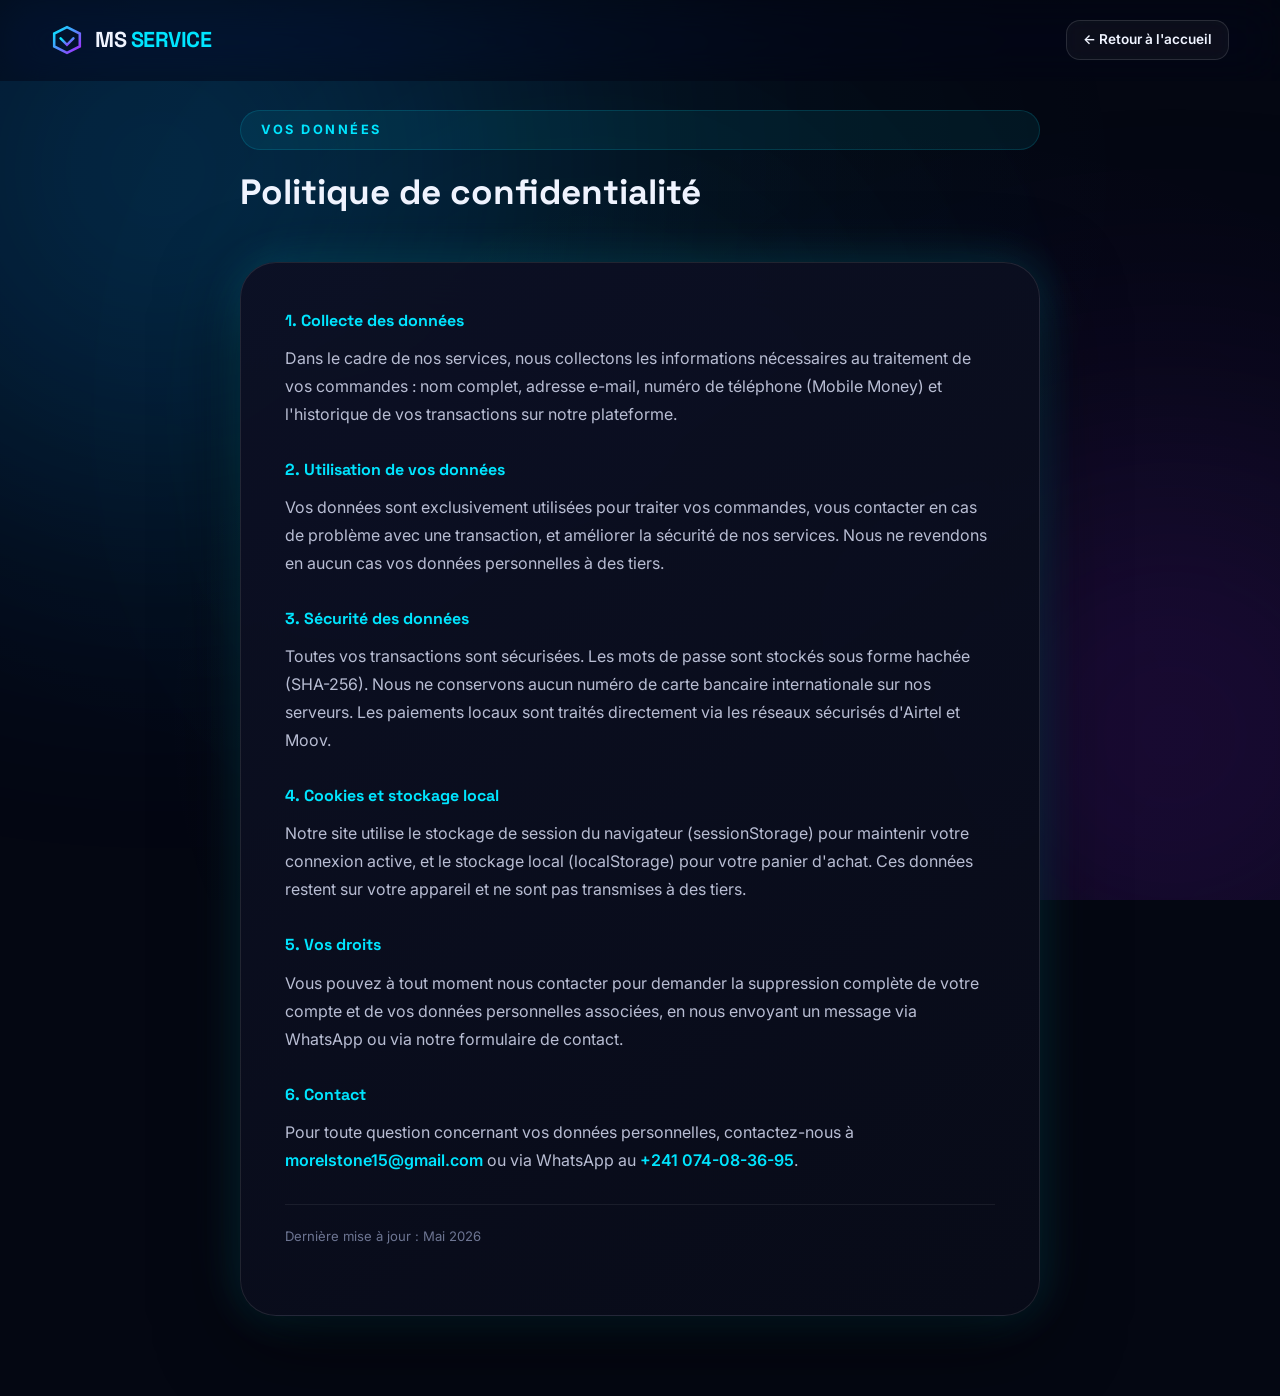
<file: privacy.html>
<!DOCTYPE html>
<html lang="fr">
<head>
    <meta charset="UTF-8">
    <meta name="viewport" content="width=device-width, initial-scale=1.0">
    <title>Politique de confidentialité – MS SERVICE</title>
    <link rel="preconnect" href="https://fonts.googleapis.com">
    <link rel="preconnect" href="https://fonts.gstatic.com" crossorigin>
    <link href="https://fonts.googleapis.com/css2?family=Inter:wght@300;400;500;600;700&family=Space+Grotesk:wght@400;500;600;700&display=swap" rel="stylesheet">
    <link rel="stylesheet" href="style.css">
</head>
<body>
    <div class="bg-glow-container">
        <div class="bg-glow glow-1"></div>
        <div class="bg-glow glow-2"></div>
        <div class="bg-glow glow-3"></div>
    </div>

    <header class="navbar">
        <div class="container navbar-container">
            <a href="index.html" class="logo">
                <span class="logo-icon" style="width:32px;height:32px;">
                    <svg viewBox="0 0 100 100" fill="none" xmlns="http://www.w3.org/2000/svg">
                        <polygon points="50,10 90,30 90,70 50,90 10,70 10,30" stroke="url(#lg3)" stroke-width="8" fill="none"/>
                        <path d="M30 45 L50 65 L70 45" stroke="url(#lg3)" stroke-width="8" stroke-linecap="round" fill="none"/>
                        <defs><linearGradient id="lg3" x1="0%" y1="0%" x2="100%" y2="100%"><stop offset="0%" stop-color="#00f0ff"/><stop offset="100%" stop-color="#ab20fd"/></linearGradient></defs>
                    </svg>
                </span>
                <span class="logo-text">MS <span class="accent-text">SERVICE</span></span>
            </a>
            <a href="index.html" class="btn btn-secondary" style="padding:7px 16px; font-size:0.85rem;">← Retour à l'accueil</a>
        </div>
    </header>

    <div class="container" style="max-width:800px; padding-top:110px; padding-bottom:80px; position:relative; z-index:10;">
        <span class="section-tagline" style="margin-bottom:12px; display:block;">Vos données</span>
        <h1 style="font-family:var(--font-title); font-size:2.2rem; margin-bottom:40px;">Politique de confidentialité</h1>

        <div class="auth-card" style="text-align:left; max-width:100%;">

            <div style="margin-bottom:28px;">
                <h3 style="color:var(--primary); font-family:var(--font-title); margin-bottom:10px; font-size:1rem;">1. Collecte des données</h3>
                <p style="color:var(--text-soft); line-height:1.75;">Dans le cadre de nos services, nous collectons les informations nécessaires au traitement de vos commandes : nom complet, adresse e-mail, numéro de téléphone (Mobile Money) et l'historique de vos transactions sur notre plateforme.</p>
            </div>

            <div style="margin-bottom:28px;">
                <h3 style="color:var(--primary); font-family:var(--font-title); margin-bottom:10px; font-size:1rem;">2. Utilisation de vos données</h3>
                <p style="color:var(--text-soft); line-height:1.75;">Vos données sont exclusivement utilisées pour traiter vos commandes, vous contacter en cas de problème avec une transaction, et améliorer la sécurité de nos services. Nous ne revendons en aucun cas vos données personnelles à des tiers.</p>
            </div>

            <div style="margin-bottom:28px;">
                <h3 style="color:var(--primary); font-family:var(--font-title); margin-bottom:10px; font-size:1rem;">3. Sécurité des données</h3>
                <p style="color:var(--text-soft); line-height:1.75;">Toutes vos transactions sont sécurisées. Les mots de passe sont stockés sous forme hachée (SHA-256). Nous ne conservons aucun numéro de carte bancaire internationale sur nos serveurs. Les paiements locaux sont traités directement via les réseaux sécurisés d'Airtel et Moov.</p>
            </div>

            <div style="margin-bottom:28px;">
                <h3 style="color:var(--primary); font-family:var(--font-title); margin-bottom:10px; font-size:1rem;">4. Cookies et stockage local</h3>
                <p style="color:var(--text-soft); line-height:1.75;">Notre site utilise le stockage de session du navigateur (sessionStorage) pour maintenir votre connexion active, et le stockage local (localStorage) pour votre panier d'achat. Ces données restent sur votre appareil et ne sont pas transmises à des tiers.</p>
            </div>

            <div style="margin-bottom:28px;">
                <h3 style="color:var(--primary); font-family:var(--font-title); margin-bottom:10px; font-size:1rem;">5. Vos droits</h3>
                <p style="color:var(--text-soft); line-height:1.75;">Vous pouvez à tout moment nous contacter pour demander la suppression complète de votre compte et de vos données personnelles associées, en nous envoyant un message via WhatsApp ou via notre formulaire de contact.</p>
            </div>

            <div style="margin-bottom:28px;">
                <h3 style="color:var(--primary); font-family:var(--font-title); margin-bottom:10px; font-size:1rem;">6. Contact</h3>
                <p style="color:var(--text-soft); line-height:1.75;">Pour toute question concernant vos données personnelles, contactez-nous à <a href="mailto:morelstone15@gmail.com" style="color:var(--primary);">morelstone15@gmail.com</a> ou via WhatsApp au <a href="https://wa.me/241074083695" style="color:var(--primary);">+241 074-08-36-95</a>.</p>
            </div>

            <p style="font-size:0.82rem; color:var(--text-muted); margin-top:30px; padding-top:20px; border-top:1px solid var(--border);">Dernière mise à jour : Mai 2026</p>
        </div>
    </div>
</body>
</html>
</file>
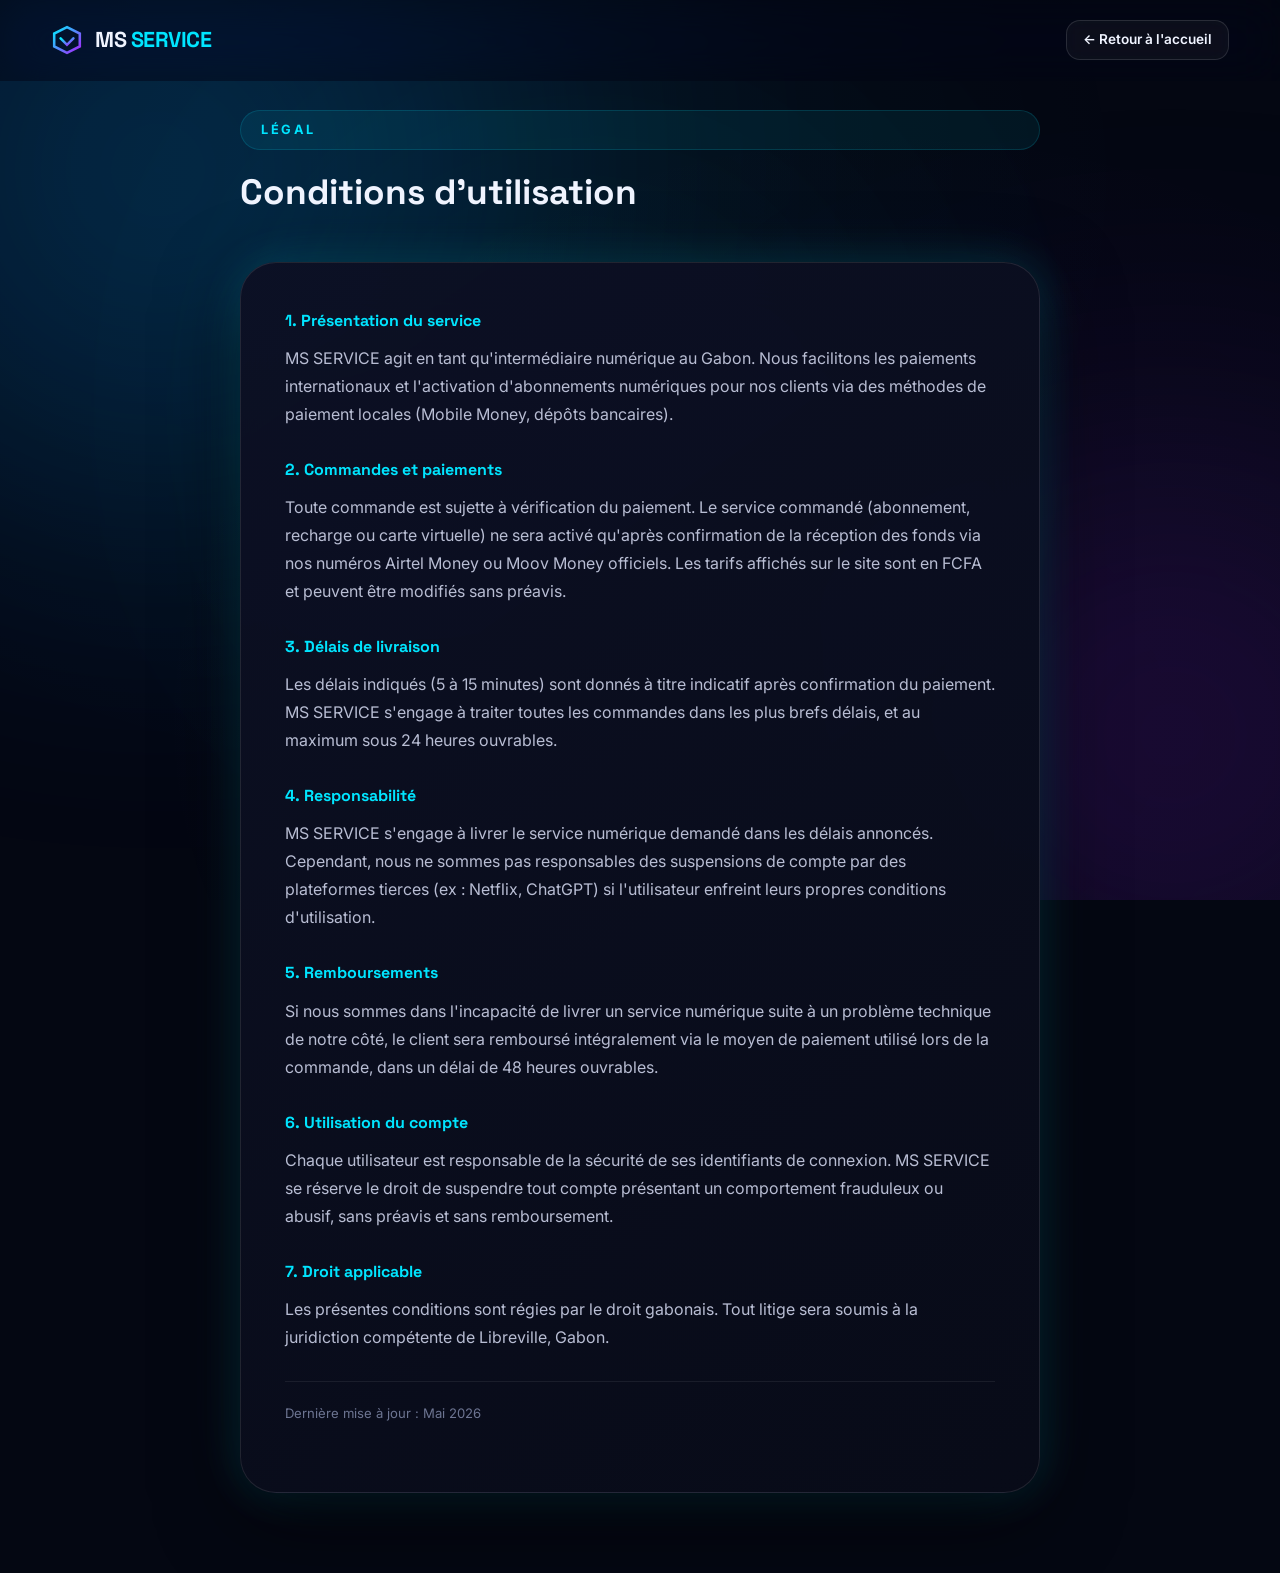
<file: terms.html>
<!DOCTYPE html>
<html lang="fr">
<head>
    <meta charset="UTF-8">
    <meta name="viewport" content="width=device-width, initial-scale=1.0">
    <title>Conditions d'utilisation – MS SERVICE</title>
    <link rel="preconnect" href="https://fonts.googleapis.com">
    <link rel="preconnect" href="https://fonts.gstatic.com" crossorigin>
    <link href="https://fonts.googleapis.com/css2?family=Inter:wght@300;400;500;600;700&family=Space+Grotesk:wght@400;500;600;700&display=swap" rel="stylesheet">
    <link rel="stylesheet" href="style.css">
</head>
<body>
    <div class="bg-glow-container">
        <div class="bg-glow glow-1"></div>
        <div class="bg-glow glow-2"></div>
        <div class="bg-glow glow-3"></div>
    </div>

    <header class="navbar">
        <div class="container navbar-container">
            <a href="index.html" class="logo">
                <span class="logo-icon" style="width:32px;height:32px;">
                    <svg viewBox="0 0 100 100" fill="none" xmlns="http://www.w3.org/2000/svg">
                        <polygon points="50,10 90,30 90,70 50,90 10,70 10,30" stroke="url(#lg4)" stroke-width="8" fill="none"/>
                        <path d="M30 45 L50 65 L70 45" stroke="url(#lg4)" stroke-width="8" stroke-linecap="round" fill="none"/>
                        <defs><linearGradient id="lg4" x1="0%" y1="0%" x2="100%" y2="100%"><stop offset="0%" stop-color="#00f0ff"/><stop offset="100%" stop-color="#ab20fd"/></linearGradient></defs>
                    </svg>
                </span>
                <span class="logo-text">MS <span class="accent-text">SERVICE</span></span>
            </a>
            <a href="index.html" class="btn btn-secondary" style="padding:7px 16px; font-size:0.85rem;">← Retour à l'accueil</a>
        </div>
    </header>

    <div class="container" style="max-width:800px; padding-top:110px; padding-bottom:80px; position:relative; z-index:10;">
        <span class="section-tagline" style="margin-bottom:12px; display:block;">Légal</span>
        <h1 style="font-family:var(--font-title); font-size:2.2rem; margin-bottom:40px;">Conditions d'utilisation</h1>

        <div class="auth-card" style="text-align:left; max-width:100%;">

            <div style="margin-bottom:28px;">
                <h3 style="color:var(--primary); font-family:var(--font-title); margin-bottom:10px; font-size:1rem;">1. Présentation du service</h3>
                <p style="color:var(--text-soft); line-height:1.75;">MS SERVICE agit en tant qu'intermédiaire numérique au Gabon. Nous facilitons les paiements internationaux et l'activation d'abonnements numériques pour nos clients via des méthodes de paiement locales (Mobile Money, dépôts bancaires).</p>
            </div>

            <div style="margin-bottom:28px;">
                <h3 style="color:var(--primary); font-family:var(--font-title); margin-bottom:10px; font-size:1rem;">2. Commandes et paiements</h3>
                <p style="color:var(--text-soft); line-height:1.75;">Toute commande est sujette à vérification du paiement. Le service commandé (abonnement, recharge ou carte virtuelle) ne sera activé qu'après confirmation de la réception des fonds via nos numéros Airtel Money ou Moov Money officiels. Les tarifs affichés sur le site sont en FCFA et peuvent être modifiés sans préavis.</p>
            </div>

            <div style="margin-bottom:28px;">
                <h3 style="color:var(--primary); font-family:var(--font-title); margin-bottom:10px; font-size:1rem;">3. Délais de livraison</h3>
                <p style="color:var(--text-soft); line-height:1.75;">Les délais indiqués (5 à 15 minutes) sont donnés à titre indicatif après confirmation du paiement. MS SERVICE s'engage à traiter toutes les commandes dans les plus brefs délais, et au maximum sous 24 heures ouvrables.</p>
            </div>

            <div style="margin-bottom:28px;">
                <h3 style="color:var(--primary); font-family:var(--font-title); margin-bottom:10px; font-size:1rem;">4. Responsabilité</h3>
                <p style="color:var(--text-soft); line-height:1.75;">MS SERVICE s'engage à livrer le service numérique demandé dans les délais annoncés. Cependant, nous ne sommes pas responsables des suspensions de compte par des plateformes tierces (ex : Netflix, ChatGPT) si l'utilisateur enfreint leurs propres conditions d'utilisation.</p>
            </div>

            <div style="margin-bottom:28px;">
                <h3 style="color:var(--primary); font-family:var(--font-title); margin-bottom:10px; font-size:1rem;">5. Remboursements</h3>
                <p style="color:var(--text-soft); line-height:1.75;">Si nous sommes dans l'incapacité de livrer un service numérique suite à un problème technique de notre côté, le client sera remboursé intégralement via le moyen de paiement utilisé lors de la commande, dans un délai de 48 heures ouvrables.</p>
            </div>

            <div style="margin-bottom:28px;">
                <h3 style="color:var(--primary); font-family:var(--font-title); margin-bottom:10px; font-size:1rem;">6. Utilisation du compte</h3>
                <p style="color:var(--text-soft); line-height:1.75;">Chaque utilisateur est responsable de la sécurité de ses identifiants de connexion. MS SERVICE se réserve le droit de suspendre tout compte présentant un comportement frauduleux ou abusif, sans préavis et sans remboursement.</p>
            </div>

            <div style="margin-bottom:28px;">
                <h3 style="color:var(--primary); font-family:var(--font-title); margin-bottom:10px; font-size:1rem;">7. Droit applicable</h3>
                <p style="color:var(--text-soft); line-height:1.75;">Les présentes conditions sont régies par le droit gabonais. Tout litige sera soumis à la juridiction compétente de Libreville, Gabon.</p>
            </div>

            <p style="font-size:0.82rem; color:var(--text-muted); margin-top:30px; padding-top:20px; border-top:1px solid var(--border);">Dernière mise à jour : Mai 2026</p>
        </div>
    </div>
</body>
</html>
</file>
<file: style.css>
/* ============================================================================
   MS SERVICE — COMPLETE PROFESSIONAL CSS
   ============================================================================ */

/* =========================
   CSS CUSTOM PROPERTIES
   ========================= */
:root {
    --bg-main: #040712;
    --bg-secondary: #080d1e;
    --bg-card: rgba(12, 16, 36, 0.80);
    --primary: #00e5ff;
    --primary-glow: rgba(0, 229, 255, 0.40);
    --primary-deep: rgba(0, 229, 255, 0.08);
    --secondary: #9d4edd;
    --secondary-glow: rgba(157, 78, 221, 0.40);
    --accent: #ff6b6b;
    --success: #00ffb3;
    --warning: #ffb800;
    --danger: #ff4757;
    --text-main: #f0f4ff;
    --text-soft: #b8bdd3;
    --text-muted: #6d7592;
    --border: rgba(255, 255, 255, 0.07);
    --border-hover: rgba(0, 229, 255, 0.35);
    --border-glass: rgba(255, 255, 255, 0.10);
    --radius-sm: 14px;
    --radius-md: 20px;
    --radius-lg: 28px;
    --radius-xl: 36px;
    --transition: all .4s cubic-bezier(.16, 1, .3, 1);
    --transition-fast: all .2s cubic-bezier(.16, 1, .3, 1);
    --font-title: 'Space Grotesk', sans-serif;
    --font-body: 'Inter', sans-serif;
    --shadow-card: 0 12px 40px rgba(0, 0, 0, 0.5), 0 2px 8px rgba(0,0,0,0.2);
    --shadow-glow: 0 0 40px rgba(0, 229, 255, 0.18), 0 0 80px rgba(0, 229, 255, 0.06);
    --shadow-purple: 0 0 40px rgba(157, 78, 221, 0.18);
    --glass: rgba(12, 16, 36, 0.70);
    --glass-border: 1px solid rgba(255,255,255,0.09);
}

/* =========================
   RESET & BASE
   ========================= */
*,
*::before,
*::after {
    margin: 0;
    padding: 0;
    box-sizing: border-box;
}

html {
    scroll-behavior: smooth;
    overflow-x: hidden;
}

body {
    font-family: var(--font-body);
    background: var(--bg-main);
    color: var(--text-main);
    overflow-x: hidden;
    line-height: 1.7;
    -webkit-font-smoothing: antialiased;
    -moz-osx-font-smoothing: grayscale;
}

img {
    max-width: 100%;
    display: block;
}

a {
    text-decoration: none;
    color: inherit;
}

ul {
    list-style: none;
}

.container {
    width: min(1200px, 92%);
    margin: auto;
}

.section {
    padding: 100px 0;
}

.text-center {
    text-align: center;
}

.font-space {
    font-family: var(--font-title);
}

.text-glow {
    text-shadow: 0 0 12px var(--primary-glow);
}

/* =========================
   CUSTOM CURSOR (desktop)
   ========================= */
.custom-cursor {
    width: 40px;
    height: 40px;
    border: 2px solid rgba(0, 229, 255, 0.4);
    border-radius: 50%;
    position: fixed;
    pointer-events: none;
    z-index: 10000;
    transition: transform 0.15s ease, opacity 0.15s;
    transform: translate(-50%, -50%);
    opacity: 0;
}

.custom-cursor-dot {
    width: 6px;
    height: 6px;
    background: var(--primary);
    border-radius: 50%;
    position: fixed;
    pointer-events: none;
    z-index: 10001;
    transform: translate(-50%, -50%);
    opacity: 0;
}

body:hover .custom-cursor,
body:hover .custom-cursor-dot {
    opacity: 1;
}

/* =========================
   PRELOADER
   ========================= */
.preloader {
    position: fixed;
    inset: 0;
    background: var(--bg-main);
    z-index: 9999;
    display: flex;
    justify-content: center;
    align-items: center;
    transition: opacity 0.6s ease, visibility 0.6s ease;
}

.preloader.fade-out {
    opacity: 0;
    visibility: hidden;
    pointer-events: none;
}

.loader-content {
    text-align: center;
    display: flex;
    flex-direction: column;
    align-items: center;
    gap: 24px;
}

.logo-spinner {
    position: relative;
    width: 100px;
    height: 100px;
    display: flex;
    align-items: center;
    justify-content: center;
}

.spinner-ring {
    position: absolute;
    border-radius: 50%;
    border: 3px solid transparent;
}

.spinner-ring.ring-1 {
    inset: 0;
    border-top-color: var(--primary);
    border-right-color: var(--primary);
    animation: spinCW 1.2s linear infinite;
}

.spinner-ring.ring-2 {
    inset: 10px;
    border-bottom-color: var(--secondary);
    border-left-color: var(--secondary);
    animation: spinCCW 1.5s linear infinite;
}

.loader-text {
    font-size: 1.6rem;
    font-weight: 700;
    color: var(--primary);
    font-family: var(--font-title);
    position: relative;
    z-index: 2;
}

.loader-progress-bar {
    width: 180px;
    height: 4px;
    background: rgba(255, 255, 255, 0.08);
    border-radius: 10px;
    overflow: hidden;
}

.loader-progress {
    width: 0%;
    height: 100%;
    background: linear-gradient(90deg, var(--primary), var(--secondary));
    border-radius: 10px;
    animation: loadProgress 1.5s ease-out forwards;
}

.loader-status {
    font-size: 0.85rem;
    color: var(--text-muted);
    letter-spacing: 1px;
    text-transform: uppercase;
}

@keyframes spinCW {
    to { transform: rotate(360deg); }
}

@keyframes spinCCW {
    to { transform: rotate(-360deg); }
}

@keyframes loadProgress {
    0% { width: 0%; }
    50% { width: 60%; }
    100% { width: 100%; }
}

/* =========================
   BACKGROUND GLOW
   ========================= */
.bg-glow-container {
    position: fixed;
    inset: 0;
    z-index: -2;
    overflow: hidden;
    pointer-events: none;
}

.bg-glow {
    position: absolute;
    border-radius: 50%;
    filter: blur(160px);
    opacity: 0.22;
}

.glow-1 {
    width: 700px;
    height: 700px;
    background: radial-gradient(circle, var(--primary) 0%, #006fff 60%, transparent 100%);
    top: -20%;
    left: -15%;
    animation: glowFloat1 14s ease-in-out infinite;
}

.glow-2 {
    width: 600px;
    height: 600px;
    background: radial-gradient(circle, var(--secondary) 0%, #5f00ba 60%, transparent 100%);
    bottom: -15%;
    right: -15%;
    animation: glowFloat2 18s ease-in-out infinite;
}

.glow-3 {
    width: 500px;
    height: 500px;
    background: radial-gradient(circle, #00ffb3 0%, #00e5ff 60%, transparent 100%);
    top: 45%;
    left: 45%;
    transform: translate(-50%, -50%);
    opacity: 0.07;
    animation: glowFloat3 22s ease-in-out infinite;
}

/* Aurora effect overlay */
.bg-glow-container::after {
    content: '';
    position: absolute;
    inset: 0;
    background: radial-gradient(ellipse at 30% 20%, rgba(0,229,255,0.04) 0%, transparent 60%),
                radial-gradient(ellipse at 70% 80%, rgba(157,78,221,0.04) 0%, transparent 60%);
    pointer-events: none;
}

@keyframes glowFloat1 {
    0%, 100% { transform: translate(0, 0) scale(1); }
    33% { transform: translate(50px, 40px) scale(1.05); }
    66% { transform: translate(20px, -20px) scale(0.95); }
}

@keyframes glowFloat2 {
    0%, 100% { transform: translate(0, 0) scale(1); }
    33% { transform: translate(-40px, -50px) scale(1.08); }
    66% { transform: translate(-10px, 30px) scale(0.92); }
}

@keyframes glowFloat3 {
    0%, 100% { transform: translate(-50%, -50%) scale(1); }
    50% { transform: translate(-50%, -50%) scale(1.3); }
}

/* Particles canvas */
#particles {
    position: fixed;
    inset: 0;
    z-index: -1;
    pointer-events: none;
}

/* =========================
   NAVBAR
   ========================= */
.navbar {
    position: fixed;
    top: 0;
    width: 100%;
    z-index: 1000;
    backdrop-filter: blur(24px) saturate(180%);
    -webkit-backdrop-filter: blur(24px) saturate(180%);
    background: rgba(4, 7, 18, 0.55);
    border-bottom: 1px solid transparent;
    transition: var(--transition);
}

.navbar.scrolled {
    background: rgba(4, 7, 18, 0.88);
    border-bottom-color: rgba(0, 229, 255, 0.08);
    box-shadow: 0 4px 30px rgba(0, 0, 0, 0.4), 0 1px 0 rgba(0, 229, 255, 0.06);
}

.navbar-container {
    display: flex;
    justify-content: space-between;
    align-items: center;
    height: 80px;
}

.logo {
    display: flex;
    align-items: center;
    gap: 12px;
    z-index: 1001;
}

.logo-icon {
    width: 42px;
    height: 42px;
    display: flex;
    align-items: center;
    justify-content: center;
}

.logo-icon svg {
    width: 100%;
    height: 100%;
}

.logo-text {
    font-family: var(--font-title);
    font-size: 1.35rem;
    font-weight: 700;
    letter-spacing: -0.5px;
}

.accent-text {
    color: var(--primary);
}

.nav-list {
    display: flex;
    gap: 32px;
}

.nav-link {
    color: var(--text-soft);
    font-size: 0.92rem;
    font-weight: 500;
    transition: var(--transition);
    position: relative;
    padding: 4px 0;
}

.nav-link::after {
    content: '';
    position: absolute;
    bottom: -2px;
    left: 0;
    width: 0;
    height: 2px;
    background: linear-gradient(90deg, var(--primary), var(--secondary));
    border-radius: 2px;
    transition: width 0.3s ease;
}

.nav-link:hover,
.nav-link.active {
    color: var(--primary);
}

.nav-link:hover::after,
.nav-link.active::after {
    width: 100%;
}

/* Navbar actions */
.navbar-actions {
    display: flex;
    align-items: center;
    gap: 16px;
}

.btn-nav {
    font-size: 0.88rem;
    padding: 10px 22px;
}

.btn-outline {
    border: 1px solid var(--border-hover);
    color: var(--primary);
    border-radius: var(--radius-sm);
    background: transparent;
}

.btn-outline:hover {
    background: rgba(0, 229, 255, 0.08);
    transform: translateY(-2px);
}

/* Mobile toggle */
.mobile-toggle {
    display: none;
    flex-direction: column;
    gap: 6px;
    cursor: pointer;
    background: none;
    border: none;
    padding: 4px;
    z-index: 1001;
}

.hamburger-bar {
    width: 26px;
    height: 2.5px;
    background: var(--text-main);
    border-radius: 10px;
    transition: var(--transition);
    transform-origin: center;
}

.mobile-toggle.open .hamburger-bar:nth-child(1) {
    transform: rotate(45deg) translate(6px, 6px);
}

.mobile-toggle.open .hamburger-bar:nth-child(2) {
    opacity: 0;
    transform: scaleX(0);
}

.mobile-toggle.open .hamburger-bar:nth-child(3) {
    transform: rotate(-45deg) translate(6px, -6px);
}

/* =========================
   BUTTONS
   ========================= */
.btn {
    padding: 14px 28px;
    border-radius: var(--radius-sm);
    transition: var(--transition);
    font-weight: 600;
    font-size: 0.95rem;
    display: inline-flex;
    align-items: center;
    justify-content: center;
    gap: 10px;
    cursor: pointer;
    border: none;
    font-family: var(--font-body);
    position: relative;
    overflow: hidden;
}

.btn-primary {
    background: linear-gradient(135deg, var(--primary) 0%, #00b4e6 50%, var(--secondary) 100%);
    background-size: 200% auto;
    color: #020a10;
    font-weight: 800;
    position: relative;
    transition: var(--transition);
}

.btn-primary::after {
    content: '';
    position: absolute;
    top: 0;
    left: -100%;
    width: 60%;
    height: 100%;
    background: linear-gradient(90deg, transparent, rgba(255,255,255,0.25), transparent);
    transform: skewX(-20deg);
    transition: left 0.6s ease;
}

.btn-primary:hover {
    transform: translateY(-3px) scale(1.02);
    box-shadow: 0 12px 35px rgba(0, 229, 255, 0.35), 0 4px 15px rgba(0,0,0,0.3);
    background-position: right center;
}

.btn-primary:hover::after {
    left: 150%;
}

.btn-secondary {
    border: 1px solid rgba(255,255,255,0.12);
    color: var(--text-main);
    background: rgba(255, 255, 255, 0.04);
    backdrop-filter: blur(10px);
}

.btn-secondary:hover {
    background: rgba(255, 255, 255, 0.09);
    border-color: rgba(255, 255, 255, 0.20);
    transform: translateY(-3px);
    box-shadow: 0 8px 25px rgba(0,0,0,0.25);
}

.btn-glow::before {
    content: '';
    position: absolute;
    inset: -2px;
    background: linear-gradient(135deg, var(--primary), var(--secondary));
    border-radius: inherit;
    z-index: -1;
    filter: blur(16px);
    opacity: 0.45;
    transition: opacity 0.3s, filter 0.3s;
}

.btn-glow:hover::before {
    opacity: 0.85;
    filter: blur(22px);
}

.btn-card {
    width: 100%;
    margin-top: 16px;
    padding: 13px 20px;
    background: linear-gradient(135deg, var(--primary), var(--secondary));
    color: #020a10;
    font-weight: 800;
    font-size: 0.88rem;
    letter-spacing: 0.3px;
}

.btn-card:hover {
    transform: translateY(-2px);
    box-shadow: 0 8px 25px rgba(0, 229, 255, 0.35);
}

.btn-table {
    padding: 8px 18px;
    font-size: 0.82rem;
    border-radius: 10px;
    background: rgba(0, 229, 255, 0.1);
    border: 1px solid rgba(0, 229, 255, 0.25);
    color: var(--primary);
    font-weight: 600;
    width: 100%;
    max-width: 150px;
    display: inline-flex;
    justify-content: center;
    align-items: center;
    text-align: center;
    margin: 0 auto;
}

.btn-table:hover {
    background: rgba(0, 229, 255, 0.2);
    transform: translateY(-1px);
}

.btn-table.btn-primary {
    background: linear-gradient(135deg, var(--primary), var(--secondary));
    color: #000;
    border: none;
}

.btn-block {
    width: 100%;
}

/* =========================
   SECTION HEADERS
   ========================= */
.section-header {
    margin-bottom: 60px;
}

.section-tagline {
    display: inline-block;
    font-size: 0.82rem;
    font-weight: 600;
    text-transform: uppercase;
    letter-spacing: 2.5px;
    color: var(--primary);
    background: rgba(0, 229, 255, 0.08);
    padding: 8px 20px;
    border-radius: 50px;
    border: 1px solid rgba(0, 229, 255, 0.15);
    margin-bottom: 18px;
}

.section-title {
    font-family: var(--font-title);
    font-size: 2.8rem;
    font-weight: 700;
    line-height: 1.15;
    margin-bottom: 16px;
    letter-spacing: -0.5px;
}

.section-subtitle {
    color: var(--text-soft);
    font-size: 1.05rem;
    max-width: 620px;
    margin: 0 auto;
    line-height: 1.7;
}

/* =========================
   HERO SECTION
   ========================= */
.hero-section {
    min-height: 100vh;
    display: flex;
    align-items: center;
    padding-top: 120px;
    padding-bottom: 60px;
}

.hero-container {
    display: grid;
    grid-template-columns: 1fr 1fr;
    gap: 60px;
    align-items: center;
}

.hero-badge {
    display: inline-flex;
    align-items: center;
    gap: 10px;
    background: rgba(0, 229, 255, 0.06);
    border: 1px solid rgba(0, 229, 255, 0.15);
    padding: 8px 18px;
    border-radius: 50px;
    margin-bottom: 24px;
    font-size: 0.85rem;
    color: var(--text-soft);
}

.badge-icon {
    font-size: 1.1rem;
}

.badge-text {
    font-weight: 500;
}

.hero-title {
    font-family: var(--font-title);
    font-size: 4.2rem;
    line-height: 1.06;
    font-weight: 800;
    margin-bottom: 24px;
    letter-spacing: -1.5px;
}

.gradient-text {
    background: linear-gradient(135deg, var(--primary) 0%, #7b5fff 50%, var(--secondary) 100%);
    -webkit-background-clip: text;
    -webkit-text-fill-color: transparent;
    background-clip: text;
    background-size: 200% auto;
    animation: gradientShift 4s ease infinite;
}

@keyframes gradientShift {
    0% { background-position: 0% center; }
    50% { background-position: 100% center; }
    100% { background-position: 0% center; }
}

.hero-subtitle {
    color: var(--text-soft);
    font-size: 1.1rem;
    margin-bottom: 32px;
    line-height: 1.8;
}

.typing-cursor {
    color: var(--primary);
    animation: blink 0.8s step-end infinite;
    font-weight: 300;
}

@keyframes blink {
    50% { opacity: 0; }
}

.hero-actions {
    display: flex;
    gap: 16px;
    flex-wrap: wrap;
    margin-bottom: 40px;
}

/* Payment partners */
.payment-partners {
    border-top: 1px solid var(--border);
    padding-top: 24px;
}

.partners-title {
    font-size: 0.82rem;
    color: var(--text-muted);
    margin-bottom: 12px;
    text-transform: uppercase;
    letter-spacing: 1px;
}

.partners-flex {
    display: flex;
    gap: 12px;
    flex-wrap: wrap;
}

.partner-badge {
    display: flex;
    align-items: center;
    gap: 8px;
    padding: 8px 16px;
    border-radius: 50px;
    background: rgba(255, 255, 255, 0.04);
    border: 1px solid var(--border);
    font-size: 0.82rem;
    color: var(--text-soft);
}

.partner-dot {
    width: 8px;
    height: 8px;
    border-radius: 50%;
}

.status-green {
    background: var(--success);
    box-shadow: 0 0 8px rgba(0, 255, 179, 0.5);
}

.status-blue {
    background: var(--primary);
    box-shadow: 0 0 8px var(--primary-glow);
}

/* =========================
   HERO VISUAL — 3D CARD
   ========================= */
.hero-visual {
    perspective: 1200px;
}

.card-and-dashboard-wrapper {
    display: flex;
    flex-direction: column;
    gap: 24px;
}

.virtual-card-container {
    perspective: 1200px;
}

.virtual-card {
    background: linear-gradient(145deg, #101528 0%, #1a1f3a 50%, #151a35 100%);
    border-radius: var(--radius-lg);
    padding: 32px;
    min-height: 240px;
    border: 1px solid rgba(255, 255, 255, 0.08);
    position: relative;
    overflow: hidden;
    transition: transform 0.2s ease;
    transform-style: preserve-3d;
    box-shadow: var(--shadow-card);
}

.card-bg-glow {
    position: absolute;
    top: -50%;
    right: -30%;
    width: 250px;
    height: 250px;
    background: radial-gradient(circle, var(--primary-glow) 0%, transparent 70%);
    border-radius: 50%;
    pointer-events: none;
}

.card-header-flex {
    display: flex;
    justify-content: space-between;
    align-items: center;
}

.card-brand {
    font-family: var(--font-title);
    font-size: 1rem;
    font-weight: 700;
    letter-spacing: 2px;
    color: var(--text-soft);
}

.card-nfc {
    opacity: 0.5;
}

.card-nfc svg {
    width: 28px;
    height: 28px;
}

.card-chip {
    width: 48px;
    height: 36px;
    border-radius: 8px;
    background: linear-gradient(135deg, #d4a543, #c49027, #e8c565);
    margin-top: 20px;
    position: relative;
    overflow: hidden;
}

.card-chip::after {
    content: '';
    position: absolute;
    inset: 4px;
    border: 1px solid rgba(0, 0, 0, 0.2);
    border-radius: 4px;
}

.card-number {
    margin-top: 20px;
    font-size: 1.4rem;
    letter-spacing: 4px;
    color: rgba(255, 255, 255, 0.85);
}

.card-details {
    display: flex;
    justify-content: space-between;
    margin-top: 24px;
}

.card-label {
    display: block;
    font-size: 0.65rem;
    color: var(--text-muted);
    text-transform: uppercase;
    letter-spacing: 1.5px;
    margin-bottom: 4px;
}

.card-val {
    font-size: 0.88rem;
    font-weight: 600;
    color: var(--text-soft);
}

.card-networks {
    display: flex;
    gap: 10px;
    margin-top: 16px;
}

.network-tag {
    font-size: 0.7rem;
    padding: 4px 12px;
    border-radius: 50px;
    font-weight: 600;
    text-transform: uppercase;
    letter-spacing: 1px;
}

.network-tag.uba {
    background: rgba(0, 229, 255, 0.1);
    color: var(--primary);
    border: 1px solid rgba(0, 229, 255, 0.2);
}

.network-tag.verso {
    background: rgba(157, 78, 221, 0.1);
    color: var(--secondary);
    border: 1px solid rgba(157, 78, 221, 0.2);
}

/* =========================
   HERO VISUAL — DASHBOARD MOCKUP
   ========================= */
.dashboard-mockup {
    background: var(--bg-card);
    border: 1px solid var(--border);
    border-radius: var(--radius-lg);
    overflow: hidden;
    backdrop-filter: blur(20px);
    box-shadow: var(--shadow-card);
}

.mockup-header {
    display: flex;
    align-items: center;
    justify-content: space-between;
    padding: 14px 20px;
    background: rgba(255, 255, 255, 0.03);
    border-bottom: 1px solid var(--border);
}

.mockup-dots {
    display: flex;
    gap: 7px;
}

.mockup-dots .dot {
    width: 10px;
    height: 10px;
    border-radius: 50%;
}

.dot.red { background: #ff5f57; }
.dot.yellow { background: #ffbd2e; }
.dot.green { background: #28c840; }

.mockup-title {
    font-family: var(--font-title);
    font-size: 0.78rem;
    color: var(--text-muted);
    letter-spacing: 1px;
}

.mockup-status {
    font-size: 0.75rem;
    color: var(--success);
    display: flex;
    align-items: center;
    gap: 6px;
}

.status-indicator-blink {
    width: 7px;
    height: 7px;
    border-radius: 50%;
    background: var(--success);
    display: inline-block;
    animation: statusBlink 1.5s infinite;
}

@keyframes statusBlink {
    0%, 100% { opacity: 1; }
    50% { opacity: 0.3; }
}

.mockup-body {
    padding: 20px;
}

/* Converter */
.converter-box {
    background: rgba(255, 255, 255, 0.03);
    border-radius: var(--radius-sm);
    padding: 16px;
    margin-bottom: 16px;
    border: 1px solid var(--border);
}

.converter-title {
    font-size: 0.72rem;
    color: var(--text-muted);
    text-transform: uppercase;
    letter-spacing: 1px;
    margin-bottom: 12px;
    display: block;
}

.converter-flex {
    display: flex;
    align-items: center;
    justify-content: space-between;
    gap: 12px;
}

.currency-input {
    text-align: center;
}

.currency-symbol {
    display: block;
    font-size: 0.72rem;
    color: var(--text-muted);
    margin-bottom: 4px;
}

.currency-val {
    font-size: 1.3rem;
    font-weight: 700;
    color: var(--text-main);
}

.converter-arrow {
    color: var(--primary);
    opacity: 0.6;
}

.converter-arrow svg {
    width: 20px;
    height: 20px;
}

/* Feed */
.activation-feed {
    display: flex;
    flex-direction: column;
    gap: 10px;
}

.feed-item {
    display: flex;
    align-items: center;
    gap: 12px;
    padding: 10px 14px;
    background: rgba(255, 255, 255, 0.02);
    border-radius: var(--radius-sm);
    border: 1px solid var(--border);
    font-size: 0.8rem;
}

.feed-time {
    color: var(--text-muted);
    font-size: 0.72rem;
    white-space: nowrap;
    min-width: 80px;
}

.feed-text {
    color: var(--text-soft);
    flex: 1;
    font-size: 0.78rem;
}

.feed-status {
    font-size: 0.7rem;
    padding: 3px 10px;
    border-radius: 50px;
    font-weight: 600;
    white-space: nowrap;
}

.feed-status.status-success {
    background: rgba(0, 255, 179, 0.1);
    color: var(--success);
    border: 1px solid rgba(0, 255, 179, 0.2);
}

/* =========================
   WORKFLOW / COMMENT CA MARCHE
   ========================= */
.workflow-steps {
    display: grid;
    grid-template-columns: repeat(4, 1fr);
    gap: 24px;
}

.workflow-step-card {
    background: var(--bg-card);
    border: 1px solid var(--border);
    border-radius: var(--radius-lg);
    padding: 32px 24px;
    text-align: center;
    position: relative;
    backdrop-filter: blur(12px);
    transition: var(--transition);
}

.workflow-step-card:hover {
    border-color: var(--border-hover);
    transform: translateY(-4px);
    box-shadow: var(--shadow-glow);
}

.step-num {
    font-size: 2.5rem;
    font-weight: 700;
    background: linear-gradient(135deg, var(--primary), var(--secondary));
    -webkit-background-clip: text;
    -webkit-text-fill-color: transparent;
    background-clip: text;
    margin-bottom: 16px;
    line-height: 1;
}

.step-icon-wrap {
    position: relative;
    display: inline-flex;
    margin-bottom: 18px;
}

.step-icon {
    width: 40px;
    height: 40px;
    color: var(--primary);
}

.step-icon-glow {
    position: absolute;
    inset: -10px;
    background: radial-gradient(circle, var(--primary-glow) 0%, transparent 70%);
    border-radius: 50%;
    pointer-events: none;
}

.workflow-step-card h3 {
    font-family: var(--font-title);
    font-size: 1.15rem;
    margin-bottom: 10px;
}

.workflow-step-card p {
    color: var(--text-soft);
    font-size: 0.9rem;
    line-height: 1.6;
}

.step-connector {
    display: none; /* Hidden on mobile, shown on desktop */
    position: absolute;
    right: -24px;
    top: 50%;
    width: 24px;
    height: 10px;
    z-index: 5;
}

/* =========================
   SERVICES SECTION
   ========================= */
.services-grid {
    display: grid;
    grid-template-columns: repeat(3, 1fr);
    gap: 24px;
}

.service-card {
    background: var(--bg-card);
    border: 1px solid var(--border);
    border-radius: var(--radius-lg);
    padding: 30px;
    transition: var(--transition);
    backdrop-filter: blur(18px);
    position: relative;
    overflow: hidden;
    display: flex;
    flex-direction: column;
}

.card-glow {
    position: absolute;
    top: -60%;
    right: -40%;
    width: 200px;
    height: 200px;
    border-radius: 50%;
    opacity: 0;
    transition: opacity 0.4s ease;
    pointer-events: none;
}

.service-card:hover .card-glow {
    opacity: 1;
}

.service-card:hover {
    transform: translateY(-6px);
    border-color: var(--border-hover);
    box-shadow: var(--shadow-glow);
}

.service-icon {
    width: 56px;
    height: 56px;
    border-radius: 16px;
    display: flex;
    align-items: center;
    justify-content: center;
}

.service-icon svg {
    width: 26px;
    height: 26px;
}

.service-icon.red {
    background: rgba(255, 71, 87, 0.12);
    color: #ff4757;
}

.service-icon.red ~ .card-glow {
    background: radial-gradient(circle, rgba(255, 71, 87, 0.15) 0%, transparent 70%);
}

.service-icon.green {
    background: rgba(0, 255, 179, 0.12);
    color: var(--success);
}

.service-icon.green ~ .card-glow {
    background: radial-gradient(circle, rgba(0, 255, 179, 0.15) 0%, transparent 70%);
}

.service-icon.cyan {
    background: rgba(0, 229, 255, 0.12);
    color: var(--primary);
}

.service-icon.cyan ~ .card-glow {
    background: radial-gradient(circle, rgba(0, 229, 255, 0.15) 0%, transparent 70%);
}

.service-icon.purple {
    background: rgba(157, 78, 221, 0.12);
    color: var(--secondary);
}

.service-icon.purple ~ .card-glow {
    background: radial-gradient(circle, rgba(157, 78, 221, 0.15) 0%, transparent 70%);
}

.service-icon.blue {
    background: rgba(55, 125, 255, 0.12);
    color: #377dff;
}

.service-icon.blue ~ .card-glow {
    background: radial-gradient(circle, rgba(55, 125, 255, 0.15) 0%, transparent 70%);
}

.service-icon.yellow {
    background: rgba(255, 184, 0, 0.12);
    color: var(--warning);
}

.service-icon.yellow ~ .card-glow {
    background: radial-gradient(circle, rgba(255, 184, 0, 0.15) 0%, transparent 70%);
}

.service-title {
    font-family: var(--font-title);
    font-size: 1.25rem;
    font-weight: 600;
    margin: 18px 0 10px;
}

.service-desc {
    color: var(--text-soft);
    font-size: 0.9rem;
    line-height: 1.6;
    flex: 1;
}

.service-meta {
    display: flex;
    align-items: center;
    gap: 8px;
    margin-top: 16px;
    font-size: 0.82rem;
}

.meta-label {
    color: var(--text-muted);
}

.meta-value {
    color: var(--success);
    font-weight: 600;
}

.service-price-box {
    margin-top: 14px;
    padding: 14px;
    background: rgba(255, 255, 255, 0.03);
    border-radius: var(--radius-sm);
    border: 1px solid var(--border);
    display: flex;
    flex-direction: column;
    gap: 2px;
}

.price-label {
    font-size: 0.72rem;
    color: var(--text-muted);
    text-transform: uppercase;
    letter-spacing: 1px;
}

.price-value {
    font-size: 1.5rem;
    font-weight: 700;
    color: var(--primary);
}

.price-value .currency {
    font-size: 0.9rem;
    font-weight: 500;
    opacity: 0.7;
}

.price-duration {
    font-size: 0.75rem;
    color: var(--text-muted);
}

/* =========================
   PAYMENT PLATFORMS
   ========================= */
.payments-platforms-grid {
    display: grid;
    grid-template-columns: repeat(4, 1fr);
    gap: 24px;
}

.platform-card {
    background: var(--bg-card);
    border: 1px solid var(--border);
    border-radius: var(--radius-lg);
    padding: 30px 24px;
    text-align: center;
    backdrop-filter: blur(12px);
    transition: var(--transition);
}

.platform-card:hover {
    transform: translateY(-5px);
    border-color: var(--border-hover);
    box-shadow: var(--shadow-glow);
}

.platform-logo {
    width: 60px;
    height: 60px;
    border-radius: 18px;
    display: flex;
    align-items: center;
    justify-content: center;
    margin: 0 auto 18px;
}

.platform-logo svg {
    width: 28px;
    height: 28px;
}

.platform-logo.apple {
    background: rgba(255, 255, 255, 0.08);
    color: var(--text-main);
}

.platform-logo.google {
    background: rgba(0, 255, 179, 0.1);
    color: var(--success);
}

.platform-logo.amazon {
    background: rgba(255, 184, 0, 0.1);
    color: var(--warning);
}

.platform-logo.web {
    background: rgba(0, 229, 255, 0.1);
    color: var(--primary);
}

.platform-card h3 {
    font-family: var(--font-title);
    font-size: 1.05rem;
    margin-bottom: 10px;
}

.platform-card p {
    color: var(--text-soft);
    font-size: 0.88rem;
    line-height: 1.6;
    margin-bottom: 14px;
}

.platform-speed {
    font-size: 0.75rem;
    color: var(--success);
    padding: 5px 14px;
    border-radius: 50px;
    background: rgba(0, 255, 179, 0.08);
    border: 1px solid rgba(0, 255, 179, 0.15);
}

/* =========================
   STATS SECTION
   ========================= */
.stats-dashboard {
    display: grid;
    grid-template-columns: repeat(4, 1fr);
    gap: 24px;
}

.stat-box {
    background: var(--bg-card);
    border: 1px solid var(--border);
    border-radius: var(--radius-lg);
    padding: 36px 24px;
    text-align: center;
    backdrop-filter: blur(12px);
    transition: var(--transition);
}

.stat-box:hover {
    border-color: var(--border-hover);
    transform: translateY(-3px);
}

.stat-number {
    font-size: 2.8rem;
    font-weight: 700;
    color: var(--primary);
    display: block;
    margin-bottom: 8px;
    line-height: 1.1;
}

.stat-label {
    font-size: 0.88rem;
    color: var(--text-soft);
}

/* =========================
   BENEFITS
   ========================= */
.benefits-grid {
    display: grid;
    grid-template-columns: repeat(3, 1fr);
    gap: 24px;
}

.benefit-card {
    background: var(--bg-card);
    border: 1px solid var(--border);
    border-radius: var(--radius-lg);
    padding: 30px;
    backdrop-filter: blur(12px);
    transition: var(--transition);
}

.benefit-card:hover {
    border-color: var(--border-hover);
    transform: translateY(-4px);
    box-shadow: var(--shadow-glow);
}

.benefit-icon {
    width: 52px;
    height: 52px;
    border-radius: 14px;
    display: flex;
    align-items: center;
    justify-content: center;
}

.benefit-icon svg {
    width: 24px;
    height: 24px;
}

.benefit-icon.blue {
    background: rgba(55, 125, 255, 0.12);
    color: #377dff;
}

.benefit-icon.green {
    background: rgba(0, 255, 179, 0.12);
    color: var(--success);
}

.benefit-icon.purple {
    background: rgba(157, 78, 221, 0.12);
    color: var(--secondary);
}

.benefit-icon.cyan {
    background: rgba(0, 229, 255, 0.12);
    color: var(--primary);
}

.benefit-icon.orange {
    background: rgba(255, 135, 0, 0.12);
    color: #ff8700;
}

.benefit-icon.yellow {
    background: rgba(255, 184, 0, 0.12);
    color: var(--warning);
}

.benefit-card h3 {
    font-family: var(--font-title);
    font-size: 1.1rem;
    margin: 18px 0 10px;
}

.benefit-card p {
    color: var(--text-soft);
    font-size: 0.9rem;
    line-height: 1.6;
}

/* =========================
   PRICING TABLE
   ========================= */
.pricing-table-container {
    overflow: hidden;
    border-radius: var(--radius-lg);
    border: 1px solid var(--border);
    backdrop-filter: blur(12px);
}

.pricing-table-wrapper {
    overflow-x: auto;
}

.pricing-table {
    width: 100%;
    border-collapse: collapse;
    font-size: 0.92rem;
}

.pricing-table thead {
    background: rgba(0, 229, 255, 0.05);
}

.pricing-table th {
    padding: 18px 20px;
    text-align: left;
    font-family: var(--font-title);
    font-weight: 600;
    font-size: 0.85rem;
    color: var(--text-soft);
    text-transform: uppercase;
    letter-spacing: 1px;
    border-bottom: 1px solid var(--border);
    white-space: nowrap;
}

.pricing-table td {
    padding: 16px 20px;
    border-bottom: 1px solid var(--border);
    color: var(--text-soft);
    vertical-align: middle;
}

.pricing-table th:last-child,
.pricing-table td:last-child {
    text-align: center;
    width: 180px;
}

.pricing-table tbody tr {
    transition: background 0.2s ease;
}

.pricing-table tbody tr:hover {
    background: rgba(0, 229, 255, 0.03);
}

.pricing-table tbody tr:last-child td {
    border-bottom: none;
}

.featured-row {
    background: rgba(0, 229, 255, 0.04) !important;
}

.product-flex {
    display: flex;
    align-items: center;
    gap: 10px;
    flex-wrap: wrap;
}

.dot-indicator {
    width: 10px;
    height: 10px;
    border-radius: 50%;
    flex-shrink: 0;
}

.dot-indicator.red { background: #ff4757; }
.dot-indicator.green { background: #00ffb3; }
.dot-indicator.cyan { background: #00e5ff; }
.dot-indicator.purple { background: #9d4edd; }
.dot-indicator.blue { background: #377dff; }
.dot-indicator.orange { background: #ff8700; }
.dot-indicator.yellow { background: #ffb800; }

.product-info strong {
    color: var(--text-main);
}

.table-tag {
    font-size: 0.68rem;
    padding: 3px 10px;
    border-radius: 50px;
    background: linear-gradient(135deg, var(--primary), var(--secondary));
    color: #000;
    font-weight: 700;
    text-transform: uppercase;
    letter-spacing: 0.5px;
}

.price-col {
    color: var(--primary) !important;
    font-weight: 700;
    white-space: nowrap;
}

/* =========================
   TESTIMONIALS
   ========================= */
.testimonials-slider-container {
    max-width: 700px;
    margin: 0 auto;
    position: relative;
}

.testimonials-slider {
    position: relative;
    overflow: hidden;
    min-height: 280px;
}

.testimonial-slide {
    position: absolute;
    inset: 0;
    opacity: 0;
    transform: translateX(30px);
    transition: all 0.5s ease;
    pointer-events: none;
}

.testimonial-slide.active {
    opacity: 1;
    transform: translateX(0);
    pointer-events: auto;
    position: relative;
}

.testimonial-content {
    background: var(--bg-card);
    border: 1px solid var(--border);
    border-radius: var(--radius-lg);
    padding: 36px;
    backdrop-filter: blur(12px);
}

.rating {
    display: flex;
    gap: 4px;
    margin-bottom: 18px;
}

.fill-star {
    color: #ffb800;
    fill: #ffb800;
}

.fill-star svg {
    width: 20px;
    height: 20px;
}

.testimonial-content .comment {
    font-size: 1rem;
    line-height: 1.7;
    color: var(--text-soft);
    font-style: italic;
    margin-bottom: 24px;
}

.client-info {
    display: flex;
    align-items: center;
    gap: 14px;
}

.client-avatar {
    width: 48px;
    height: 48px;
    border-radius: 50%;
    background: linear-gradient(135deg, var(--primary), var(--secondary));
    display: flex;
    align-items: center;
    justify-content: center;
    flex-shrink: 0;
}

.avatar-text {
    font-family: var(--font-title);
    font-weight: 700;
    font-size: 0.85rem;
    color: #000;
}

.client-name {
    font-family: var(--font-title);
    font-size: 1rem;
    font-weight: 600;
}

.client-location {
    font-size: 0.82rem;
    color: var(--text-muted);
}

/* Slider controls */
.slider-controls {
    display: flex;
    align-items: center;
    justify-content: center;
    gap: 16px;
    margin-top: 28px;
}

.slider-btn {
    width: 44px;
    height: 44px;
    border-radius: 50%;
    background: rgba(255, 255, 255, 0.05);
    border: 1px solid var(--border);
    color: var(--text-soft);
    display: flex;
    align-items: center;
    justify-content: center;
    cursor: pointer;
    transition: var(--transition);
}

.slider-btn:hover {
    background: rgba(0, 229, 255, 0.1);
    border-color: var(--border-hover);
    color: var(--primary);
}

.slider-btn svg {
    width: 18px;
    height: 18px;
}

.slider-dots {
    display: flex;
    gap: 8px;
}

.slider-dot {
    width: 10px;
    height: 10px;
    border-radius: 50%;
    background: rgba(255, 255, 255, 0.15);
    cursor: pointer;
    transition: var(--transition);
    border: none;
}

.slider-dot.active {
    background: var(--primary);
    box-shadow: 0 0 10px var(--primary-glow);
    transform: scale(1.2);
}

/* =========================
   FAQ SECTION
   ========================= */
.faq-accordion-container {
    max-width: 750px;
    margin: 0 auto;
}

.faq-item {
    background: var(--bg-card);
    border: 1px solid var(--border);
    border-radius: var(--radius-md);
    margin-bottom: 14px;
    overflow: hidden;
    backdrop-filter: blur(12px);
    transition: border-color 0.3s ease;
}

.faq-item.open {
    border-color: var(--border-hover);
}

.faq-question {
    width: 100%;
    display: flex;
    align-items: center;
    justify-content: space-between;
    padding: 20px 24px;
    cursor: pointer;
    font-family: var(--font-title);
    font-size: 1rem;
    font-weight: 600;
    color: var(--text-main);
    background: transparent;
    border: none;
    text-align: left;
    transition: color 0.3s ease;
}

.faq-item.open .faq-question {
    color: var(--primary);
}

.faq-icon {
    color: var(--text-muted);
    transition: transform 0.3s ease, color 0.3s ease;
    display: flex;
}

.faq-icon svg {
    width: 18px;
    height: 18px;
}

.faq-item.open .faq-icon {
    transform: rotate(45deg);
    color: var(--primary);
}

.faq-answer {
    max-height: 0;
    overflow: hidden;
    transition: max-height 0.4s ease, padding 0.4s ease;
    padding: 0 24px;
}

.faq-item.open .faq-answer {
    max-height: 300px;
    padding: 0 24px 22px;
}

.faq-answer p {
    color: var(--text-soft);
    font-size: 0.92rem;
    line-height: 1.7;
}

/* =========================
   CONTACT SECTION
   ========================= */
.contact-section .grid-2 {
    display: grid;
    grid-template-columns: 1fr 1fr;
    gap: 48px;
    align-items: start;
}

.contact-section .section-title {
    text-align: left;
}

.contact-desc {
    color: var(--text-soft);
    margin: 16px 0 32px;
    line-height: 1.7;
}

.contact-methods {
    display: flex;
    flex-direction: column;
    gap: 14px;
    margin-bottom: 32px;
}

.contact-card {
    display: flex;
    align-items: center;
    gap: 16px;
    padding: 18px 20px;
    background: var(--bg-card);
    border: 1px solid var(--border);
    border-radius: var(--radius-md);
    transition: var(--transition);
}

.contact-card:hover {
    border-color: var(--border-hover);
    transform: translateX(4px);
}

.contact-card-icon {
    width: 46px;
    height: 46px;
    border-radius: 12px;
    display: flex;
    align-items: center;
    justify-content: center;
    flex-shrink: 0;
}

.contact-card-icon svg {
    width: 20px;
    height: 20px;
}

.contact-card-icon.whatsapp {
    background: rgba(37, 211, 102, 0.12);
    color: #25d366;
}

.contact-card-icon.email {
    background: rgba(0, 229, 255, 0.12);
    color: var(--primary);
}

.contact-card-icon.map {
    background: rgba(157, 78, 221, 0.12);
    color: var(--secondary);
}

.contact-card-details .label {
    display: block;
    font-size: 0.75rem;
    color: var(--text-muted);
    text-transform: uppercase;
    letter-spacing: 1px;
    margin-bottom: 2px;
}

.contact-card-details .value {
    font-size: 0.92rem;
    color: var(--text-main);
    font-weight: 500;
}

/* Social links */
.social-links-container {
    margin-top: 8px;
}

.social-title {
    font-size: 0.82rem;
    color: var(--text-muted);
    margin-bottom: 12px;
}

.social-links {
    display: flex;
    gap: 10px;
}

.social-btn {
    width: 42px;
    height: 42px;
    border-radius: 12px;
    display: flex;
    align-items: center;
    justify-content: center;
    background: rgba(255, 255, 255, 0.05);
    border: 1px solid var(--border);
    color: var(--text-soft);
    transition: var(--transition);
}

.social-btn svg {
    width: 18px;
    height: 18px;
}

.social-btn:hover {
    background: rgba(0, 229, 255, 0.1);
    border-color: var(--border-hover);
    color: var(--primary);
    transform: translateY(-3px);
}

/* =========================
   CONTACT FORM
   ========================= */
.form-container {
    background: var(--bg-card);
    padding: 36px;
    border-radius: var(--radius-lg);
    border: 1px solid var(--border);
    backdrop-filter: blur(12px);
}

.form-title {
    font-family: var(--font-title);
    font-size: 1.35rem;
    margin-bottom: 6px;
}

.form-subtitle {
    color: var(--text-muted);
    font-size: 0.88rem;
    margin-bottom: 28px;
}

.form-group {
    margin-bottom: 18px;
}

.grid-2-form {
    display: grid;
    grid-template-columns: 1fr 1fr;
    gap: 16px;
}

.form-group label {
    display: block;
    font-size: 0.82rem;
    font-weight: 600;
    color: var(--text-soft);
    margin-bottom: 8px;
}

.input-wrap {
    position: relative;
}

.input-icon {
    position: absolute;
    left: 14px;
    top: 50%;
    transform: translateY(-50%);
    color: var(--text-muted);
    pointer-events: none;
}

.input-icon svg {
    width: 16px;
    height: 16px;
}

.input-wrap input,
.input-wrap textarea,
.input-wrap select {
    width: 100%;
    padding: 14px 16px 14px 42px;
    border-radius: var(--radius-sm);
    border: 1px solid var(--border);
    background: rgba(255, 255, 255, 0.03);
    color: var(--text-main);
    font-family: var(--font-body);
    font-size: 0.92rem;
    transition: border-color 0.3s ease, box-shadow 0.3s ease;
    outline: none;
}

.input-wrap input:focus,
.input-wrap textarea:focus,
.input-wrap select:focus {
    border-color: var(--primary);
    box-shadow: 0 0 0 3px rgba(0, 229, 255, 0.08);
}

.input-wrap input::placeholder,
.input-wrap textarea::placeholder {
    color: var(--text-muted);
}

textarea {
    width: 100%;
    padding: 14px 16px;
    border-radius: var(--radius-sm);
    border: 1px solid var(--border);
    background: rgba(255, 255, 255, 0.03);
    color: var(--text-main);
    font-family: var(--font-body);
    font-size: 0.92rem;
    resize: vertical;
    outline: none;
    transition: border-color 0.3s ease, box-shadow 0.3s ease;
}

textarea:focus {
    border-color: var(--primary);
    box-shadow: 0 0 0 3px rgba(0, 229, 255, 0.08);
}

textarea::placeholder {
    color: var(--text-muted);
}

select option {
    background: var(--bg-secondary);
    color: var(--text-main);
}

/* =========================
   FOOTER
   ========================= */
.footer {
    padding-top: 80px;
    border-top: 1px solid var(--border);
}

.grid-4-footer {
    display: grid;
    grid-template-columns: 1.8fr 1fr 1fr 1fr;
    gap: 40px;
}

.brand-desc {
    color: var(--text-muted);
    font-size: 0.9rem;
    margin-top: 16px;
    line-height: 1.7;
}

.footer-links h4 {
    font-family: var(--font-title);
    font-size: 1rem;
    margin-bottom: 18px;
    color: var(--text-main);
}

.footer-links li {
    margin-bottom: 10px;
}

.footer-links a {
    color: var(--text-muted);
    font-size: 0.88rem;
    transition: color 0.2s ease, padding-left 0.2s ease;
}

.footer-links a:hover {
    color: var(--primary);
    padding-left: 4px;
}

.footer-bottom {
    margin-top: 50px;
    border-top: 1px solid var(--border);
    padding: 28px 0;
}

.footer-bottom-flex {
    display: flex;
    justify-content: space-between;
    align-items: center;
    flex-wrap: wrap;
    gap: 16px;
}

.copyright {
    font-size: 0.82rem;
    color: var(--text-muted);
}

.footer-payment-icons {
    display: flex;
    gap: 10px;
    flex-wrap: wrap;
}

.badge-card {
    font-size: 0.72rem;
    padding: 5px 14px;
    border-radius: 50px;
    font-weight: 600;
    text-transform: uppercase;
    letter-spacing: 0.5px;
    background: rgba(255, 255, 255, 0.05);
    border: 1px solid var(--border);
    color: var(--text-soft);
}

.badge-card.airtel {
    border-color: rgba(255, 71, 87, 0.2);
    color: #ff4757;
}

.badge-card.moov {
    border-color: rgba(55, 125, 255, 0.2);
    color: #377dff;
}

.badge-card.uba {
    border-color: rgba(0, 229, 255, 0.2);
    color: var(--primary);
}

.badge-card.verso {
    border-color: rgba(157, 78, 221, 0.2);
    color: var(--secondary);
}

/* =========================
   WHATSAPP FLOATING BUTTON
   ========================= */
.whatsapp-float {
    position: fixed;
    right: 24px;
    bottom: 24px;
    width: 60px;
    height: 60px;
    border-radius: 50%;
    background: #25d366;
    display: flex;
    align-items: center;
    justify-content: center;
    z-index: 1000;
    box-shadow: 0 6px 24px rgba(37, 211, 102, 0.4);
    transition: var(--transition);
    color: #fff;
}

.whatsapp-float:hover {
    transform: scale(1.08) translateY(-2px);
    box-shadow: 0 10px 30px rgba(37, 211, 102, 0.5);
}

.whatsapp-svg {
    width: 28px;
    height: 28px;
    position: relative;
    z-index: 2;
}

.whatsapp-pulse {
    position: absolute;
    inset: -6px;
    border-radius: 50%;
    background: rgba(37, 211, 102, 0.3);
    animation: waPulse 2s ease-out infinite;
}

@keyframes waPulse {
    0% { transform: scale(1); opacity: 0.6; }
    100% { transform: scale(1.6); opacity: 0; }
}

.whatsapp-badge {
    position: absolute;
    top: -4px;
    right: -4px;
    width: 22px;
    height: 22px;
    border-radius: 50%;
    background: var(--danger);
    color: #fff;
    font-size: 0.7rem;
    font-weight: 700;
    display: flex;
    align-items: center;
    justify-content: center;
    z-index: 3;
    border: 2px solid var(--bg-main);
}

/* =========================
   SCROLL REVEAL
   ========================= */
.scroll-reveal {
    opacity: 0;
    transform: translateY(30px);
    transition: opacity 0.7s ease, transform 0.7s ease;
}

.scroll-reveal.revealed {
    opacity: 1;
    transform: translateY(0);
}

/* =========================
   CUSTOM SCROLLBAR
   ========================= */
::-webkit-scrollbar {
    width: 8px;
}

::-webkit-scrollbar-track {
    background: var(--bg-main);
}

::-webkit-scrollbar-thumb {
    background: linear-gradient(180deg, var(--primary), var(--secondary));
    border-radius: 10px;
}

::-webkit-scrollbar-thumb:hover {
    background: linear-gradient(180deg, #00c8e0, #8020cc);
}

/* =========================
   RESPONSIVE — TABLET
   ========================= */
@media (max-width: 1100px) {
    .hero-container,
    .contact-section .grid-2 {
        grid-template-columns: 1fr;
    }

    .hero-visual {
        order: -1;
    }

    .hero-title {
        font-size: 3rem;
    }

    .section-title {
        font-size: 2.2rem;
    }

    .services-grid,
    .benefits-grid {
        grid-template-columns: repeat(2, 1fr);
    }

    .workflow-steps,
    .payments-platforms-grid,
    .stats-dashboard {
        grid-template-columns: repeat(2, 1fr);
    }

    .grid-4-footer {
        grid-template-columns: repeat(2, 1fr);
    }
}

/* =========================
   RESPONSIVE — MOBILE
   ========================= */
@media (max-width: 768px) {
    .user-nav-desktop {
        display: none !important;
    }
    .mobile-user-actions {
        display: flex !important;
    }

    .section {
        padding: 70px 0;
    }

    /* Navbar */
    .mobile-toggle {
        display: flex;
    }

    .btn-nav {
        display: none;
    }

    .nav-menu {
        position: fixed;
        top: 0;
        right: -100%;
        width: 280px;
        height: 100vh;
        background: rgba(11, 16, 32, 0.98);
        backdrop-filter: blur(20px);
        transition: right 0.4s cubic-bezier(0.16, 1, 0.3, 1);
        padding: 100px 30px 40px;
        z-index: 999;
        border-left: 1px solid var(--border);
    }

    .nav-menu.open {
        right: 0;
    }

    .nav-list {
        flex-direction: column;
        gap: 0;
        display: flex;
    }

    .nav-link {
        display: block;
        padding: 16px 0;
        font-size: 1.05rem;
        border-bottom: 1px solid var(--border);
    }

    .nav-link::after {
        display: none;
    }

    /* Hero */
    .hero-title {
        font-size: 2.4rem;
    }

    .hero-actions {
        flex-direction: column;
    }

    .hero-actions .btn {
        width: 100%;
    }

    /* Grids */
    .services-grid,
    .benefits-grid,
    .payments-platforms-grid,
    .stats-dashboard,
    .workflow-steps {
        grid-template-columns: 1fr;
    }

    .grid-4-footer {
        grid-template-columns: 1fr;
    }

    .grid-2-form {
        grid-template-columns: 1fr;
    }

    /* Form */
    .form-container {
        padding: 24px;
    }

    /* Cursor hidden on mobile */
    .custom-cursor,
    .custom-cursor-dot {
        display: none !important;
    }

    /* Footer */
    .footer-bottom-flex {
        flex-direction: column;
        text-align: center;
    }
}

/* =========================
   RESPONSIVE — SMALL MOBILE
   ========================= */
@media (max-width: 480px) {
    .hero-title {
        font-size: 2rem;
        line-height: 1.15;
    }

    .section-title {
        font-size: 1.75rem;
    }

    .card-number {
        font-size: 1.1rem;
        letter-spacing: 2px;
    }

    .virtual-card {
        padding: 22px;
    }

    .stat-number {
        font-size: 2.2rem;
    }

    .testimonial-content {
        padding: 24px;
    }
}

/* =========================
   GENERAL ANIMATIONS
   ========================= */
@keyframes floating {
    0%, 100% { transform: translateY(0); }
    50% { transform: translateY(-12px); }
}

.float {
    animation: floating 4s ease-in-out infinite;
}

/* =========================
   FINAL GLOBAL RULES
   ========================= */
html, body {
    width: 100%;
    overflow-x: hidden;
}

section {
    position: relative;
    z-index: 2;
}

/* =========================
   AUTH & DASHBOARD LAYOUTS
   ========================= */
.auth-layout, .dashboard-layout {
    min-height: 100vh;
    display: flex;
    align-items: center;
    justify-content: center;
    padding: 60px 20px;
    position: relative;
    z-index: 10;
}

.auth-card {
    background: var(--bg-card);
    backdrop-filter: blur(20px);
    -webkit-backdrop-filter: blur(20px);
    border: 1px solid var(--border);
    border-radius: var(--radius-lg);
    padding: 40px;
    width: 100%;
    max-width: 450px;
    box-shadow: var(--shadow-card);
    text-align: center;
    position: relative;
    overflow: hidden;
}

.auth-card::before {
    content: '';
    position: absolute;
    top: -50px;
    left: -50px;
    width: 150px;
    height: 150px;
    background: var(--primary-glow);
    filter: blur(60px);
    z-index: -1;
    border-radius: 50%;
}

.auth-card h1 {
    font-family: var(--font-title);
    font-size: 2rem;
    margin-bottom: 24px;
    color: var(--text-main);
}

.auth-card p {
    color: var(--text-soft);
    margin-bottom: 24px;
}

.auth-card a {
    color: var(--primary);
    text-decoration: none;
    font-weight: 600;
}

.auth-card a:hover {
    text-decoration: underline;
}

.form-message {
    padding: 10px;
    border-radius: var(--radius-sm);
    margin-bottom: 20px;
    font-size: 0.9rem;
    display: none;
}
.form-message.success, .form-message.error {
    display: block;
}
.form-message.success {
    background: rgba(0, 255, 179, 0.1);
    color: var(--success);
    border: 1px solid rgba(0, 255, 179, 0.3);
}
.form-message.error {
    background: rgba(255, 71, 87, 0.1);
    color: var(--danger);
    border: 1px solid rgba(255, 71, 87, 0.3);
}

.user-nav-container {
    position: fixed;
    top: 12px;
    right: 16px;
    z-index: 10000;
    display: flex;
    gap: 12px;
    align-items: center;
}

.user-nav-desktop {
    display: flex;
    align-items: center;
    gap: 12px;
}

.user-tag-link {
    display: inline-flex;
    align-items: center;
}

.user-tag {
    color: #fff;
    font-size: 0.85rem;
    font-weight: 500;
    background: rgba(255, 255, 255, 0.1);
    padding: 8px 16px;
    border-radius: 12px;
    backdrop-filter: blur(8px);
    border: 1px solid rgba(255, 255, 255, 0.05);
}

.mobile-user-actions {
    display: none !important;
}

/* Utilities */
.mt-4 { margin-top: 1.5rem !important; }
.mb-4 { margin-bottom: 1.5rem !important; }
.text-muted-center {
    color: var(--text-muted);
    text-align: center;
    padding: 1rem;
}

/* Badges & Admin Utilities */
.status-badge, .role-badge {
    padding: 4px 12px;
    border-radius: 50px;
    font-size: 0.8rem;
    font-weight: 600;
    display: inline-block;
}

.status-active {
    background: rgba(0, 255, 179, 0.15);
    color: var(--success);
    border: 1px solid rgba(0, 255, 179, 0.3);
}

.status-pending {
    background: rgba(255, 184, 0, 0.15);
    color: var(--warning);
    border: 1px solid rgba(255, 184, 0, 0.3);
}

.status-suspended {
    background: rgba(255, 71, 87, 0.15);
    color: var(--danger);
    border: 1px solid rgba(255, 71, 87, 0.3);
}

.role-admin {
    background: rgba(157, 78, 221, 0.15);
    color: var(--secondary);
    border: 1px solid rgba(157, 78, 221, 0.3);
}

.role-user {
    background: rgba(0, 229, 255, 0.15);
    color: var(--primary);
    border: 1px solid rgba(0, 229, 255, 0.3);
}

.btn-sm {
    padding: 6px 12px;
    font-size: 0.75rem;
    border-radius: var(--radius-sm);
    cursor: pointer;
    border: none;
    font-weight: 600;
    transition: var(--transition);
}

.btn-danger {
    background: rgba(255, 71, 87, 0.15);
    color: var(--danger);
    border: 1px solid rgba(255, 71, 87, 0.3);
}

.btn-danger:hover {
    background: rgba(255, 71, 87, 0.25);
    transform: translateY(-1px);
}

.btn-toggle {
    background: rgba(255, 184, 0, 0.15);
    color: var(--warning);
    border: 1px solid rgba(255, 184, 0, 0.3);
}

.btn-toggle:hover {
    background: rgba(255, 184, 0, 0.25);
    transform: translateY(-1px);
}

.btn-delete {
    background: rgba(255, 71, 87, 0.15);
    color: var(--danger);
    border: 1px solid rgba(255, 71, 87, 0.3);
}

.btn-delete:hover {
    background: rgba(255, 71, 87, 0.25);
    transform: translateY(-1px);
}

/* =========================
   CART & RECEIPT STYLES
   ========================= */

/* Navbar Cart Button */
.cart-btn {
    width: 42px;
    height: 42px;
    border-radius: 50%;
    background: rgba(255, 255, 255, 0.05);
    border: 1px solid var(--border);
    color: var(--text-main);
    display: flex;
    align-items: center;
    justify-content: center;
    cursor: pointer;
    position: relative;
    transition: var(--transition);
}

.cart-btn:hover {
    background: rgba(0, 229, 255, 0.08);
    border-color: var(--primary-glow);
    color: var(--primary);
    transform: translateY(-2px);
    box-shadow: 0 0 15px var(--primary-glow);
}

.cart-badge {
    position: absolute;
    top: -4px;
    right: -4px;
    background: linear-gradient(135deg, var(--primary), var(--secondary));
    color: #000;
    font-size: 0.7rem;
    font-weight: 700;
    width: 18px;
    height: 18px;
    border-radius: 50%;
    display: flex;
    align-items: center;
    justify-content: center;
    box-shadow: 0 0 10px rgba(0, 229, 255, 0.4);
    animation: cartPulse 2s infinite;
}

@keyframes cartPulse {
    0% { transform: scale(1); }
    50% { transform: scale(1.15); box-shadow: 0 0 15px var(--primary-glow); }
    100% { transform: scale(1); }
}

/* Cart Drawer */
.cart-drawer {
    position: fixed;
    inset: 0;
    z-index: 10000;
    visibility: hidden;
    transition: visibility 0.4s ease;
}

.cart-drawer.open {
    visibility: visible;
}

.cart-drawer-backdrop {
    position: absolute;
    inset: 0;
    background: rgba(0, 0, 0, 0.6);
    backdrop-filter: blur(8px);
    opacity: 0;
    transition: opacity 0.4s ease;
}

.cart-drawer.open .cart-drawer-backdrop {
    opacity: 1;
}

.cart-drawer-content {
    position: absolute;
    top: 0;
    right: -420px;
    width: min(420px, 100%);
    height: 100%;
    background: rgba(10, 15, 35, 0.95);
    backdrop-filter: blur(25px);
    border-left: 1px solid var(--border);
    display: flex;
    flex-direction: column;
    transition: right 0.4s cubic-bezier(0.16, 1, 0.3, 1);
    box-shadow: -10px 0 40px rgba(0, 0, 0, 0.5);
}

.cart-drawer.open .cart-drawer-content {
    right: 0;
}

.cart-drawer-header {
    padding: 24px;
    border-bottom: 1px solid var(--border);
    display: flex;
    justify-content: space-between;
    align-items: center;
}

.cart-drawer-header h3 {
    font-family: var(--font-title);
    font-size: 1.25rem;
    display: flex;
    align-items: center;
    gap: 10px;
    color: var(--text-main);
}

.cart-drawer-header .btn-close {
    background: none;
    border: none;
    color: var(--text-soft);
    font-size: 1.8rem;
    cursor: pointer;
    line-height: 1;
    transition: var(--transition);
}

.cart-drawer-header .btn-close:hover {
    color: var(--danger);
    transform: rotate(90deg);
}

.cart-drawer-items {
    flex: 1;
    overflow-y: auto;
    padding: 24px;
    display: flex;
    flex-direction: column;
    gap: 16px;
}

/* Cart Item Card */
.cart-item {
    background: rgba(255, 255, 255, 0.02);
    border: 1px solid var(--border);
    border-radius: var(--radius-sm);
    padding: 16px;
    display: flex;
    justify-content: space-between;
    align-items: center;
    gap: 12px;
    position: relative;
    overflow: hidden;
    transition: var(--transition);
    text-align: left;
}

.cart-item:hover {
    background: rgba(255, 255, 255, 0.04);
    border-color: var(--border-hover);
}

.cart-item-details {
    display: flex;
    flex-direction: column;
    gap: 4px;
}

.cart-item-name {
    font-weight: 600;
    font-size: 0.95rem;
    color: var(--text-main);
}

.cart-item-qty {
    display: inline-block;
    font-size: 0.78rem;
    font-weight: 600;
    color: var(--secondary);
    background: rgba(157, 78, 221, 0.12);
    padding: 2px 8px;
    border-radius: 20px;
    letter-spacing: 0.5px;
}

.cart-item-price {
    font-family: var(--font-title);
    font-size: 0.85rem;
    color: var(--primary);
}

.cart-item-remove {
    background: none;
    border: none;
    color: var(--text-muted);
    cursor: pointer;
    padding: 6px;
    display: flex;
    align-items: center;
    justify-content: center;
    border-radius: 6px;
    transition: var(--transition);
}

.cart-item-remove:hover {
    background: rgba(255, 71, 87, 0.15);
    color: var(--danger);
}

.cart-drawer-footer {
    padding: 24px;
    border-top: 1px solid var(--border);
    background: rgba(5, 8, 22, 0.4);
}

.cart-summary-row {
    display: flex;
    justify-content: space-between;
    margin-bottom: 12px;
    font-size: 0.9rem;
    color: var(--text-soft);
}

.cart-summary-row.total {
    margin-top: 16px;
    padding-top: 16px;
    border-top: 1px dashed var(--border);
    font-size: 1.15rem;
    font-weight: 700;
    color: var(--text-main);
}

/* Receipt Modal styles */
.receipt-modal {
    position: fixed;
    inset: 0;
    z-index: 10100;
    display: flex;
    align-items: center;
    justify-content: center;
    padding: 20px;
}

.receipt-modal-backdrop {
    position: absolute;
    inset: 0;
    background: rgba(0, 0, 0, 0.7);
    backdrop-filter: blur(12px);
}

.receipt-modal-content-wrapper {
    position: relative;
    z-index: 10;
    width: 100%;
    max-width: 500px;
    animation: zoomIn 0.3s cubic-bezier(0.16, 1, 0.3, 1) forwards;
}

@keyframes zoomIn {
    from { opacity: 0; transform: scale(0.95); }
    to { opacity: 1; transform: scale(1); }
}

.receipt-card {
    text-align: left;
    max-width: 100% !important;
}

.receipt-item-row {
    display: flex;
    justify-content: space-between;
    padding: 8px 0;
    border-bottom: 1px solid rgba(255, 255, 255, 0.04);
    font-size: 0.88rem;
}

.receipt-item-row:last-child {
    border-bottom: none;
}
/* =========================
   CART ITEM STYLES
   ========================= */
.cart-item {
    display: flex;
    justify-content: space-between;
    align-items: center;
    padding: 12px 0;
    border-bottom: 1px solid var(--border);
    gap: 10px;
}
.cart-item:last-child { border-bottom: none; }
.cart-item-details {
    display: flex;
    flex-direction: column;
    gap: 3px;
    flex: 1;
}
.cart-item-name { font-weight: 600; font-size: 0.9rem; }
.cart-item-qty  { font-size: 0.78rem; color: var(--text-muted); }
.cart-item-price{ font-family: var(--font-title); color: var(--primary); font-size: 0.85rem; }
.cart-item-remove {
    background: none;
    border: none;
    color: var(--danger);
    cursor: pointer;
    padding: 4px;
    border-radius: 6px;
    transition: var(--transition);
    display: flex;
    align-items: center;
}
.cart-item-remove:hover { background: rgba(255,71,87,0.12); }

/* =========================
   RECEIPT ITEM ROW
   ========================= */
.receipt-item-row {
    display: flex;
    justify-content: space-between;
    padding: 7px 0;
    font-size: 0.88rem;
    border-bottom: 1px solid var(--border);
    gap: 12px;
}
.receipt-item-row:last-child { border-bottom: none; }

/* =========================
   STATUS & ROLE BADGES (admin/dashboard)
   ========================= */
.status-badge {
    display: inline-block;
    padding: 3px 10px;
    border-radius: 20px;
    font-size: 0.78rem;
    font-weight: 600;
    letter-spacing: 0.3px;
}
.status-active   { background: rgba(0,255,179,0.15); color: var(--success); border: 1px solid rgba(0,255,179,0.3); }
.status-suspended{ background: rgba(255,71,87,0.15);  color: var(--danger);  border: 1px solid rgba(255,71,87,0.3); }
.status-pending  { background: rgba(255,184,0,0.15);  color: var(--warning); border: 1px solid rgba(255,184,0,0.3); }

.role-badge {
    display: inline-block;
    padding: 3px 10px;
    border-radius: 20px;
    font-size: 0.78rem;
    font-weight: 600;
}
.role-admin  { background: rgba(157,78,221,0.18); color: #c77dff; border: 1px solid rgba(157,78,221,0.35); }
.role-client { background: rgba(0,229,255,0.12);  color: var(--primary); border: 1px solid var(--border-hover); }

/* =========================
   ADMIN TABLE BUTTONS
   ========================= */
.btn-sm {
    padding: 5px 10px;
    border-radius: 8px;
    font-size: 0.78rem;
    font-weight: 600;
    cursor: pointer;
    border: none;
    transition: var(--transition);
    margin: 2px;
}
.btn-toggle {
    background: rgba(0,229,255,0.12);
    color: var(--primary);
    border: 1px solid var(--border-hover);
}
.btn-toggle:hover { background: rgba(0,229,255,0.22); }
.btn-delete {
    background: rgba(255,71,87,0.12);
    color: var(--danger);
    border: 1px solid rgba(255,71,87,0.3);
}
.btn-delete:hover { background: rgba(255,71,87,0.25); }

/* Order status select */
.order-status-select {
    background: var(--bg-secondary);
    color: var(--text-main);
    border: 1px solid var(--border);
    border-radius: 8px;
    padding: 5px 8px;
    font-size: 0.82rem;
    cursor: pointer;
    outline: none;
}
.order-status-select:focus { border-color: var(--primary); }

/* =========================
   USER NAV DESKTOP
   ========================= */
.user-nav-desktop {
    display: flex;
    align-items: center;
    gap: 8px;
}
.user-tag-link { text-decoration: none; }
.user-tag {
    display: inline-flex;
    align-items: center;
    gap: 5px;
    background: rgba(0,229,255,0.1);
    border: 1px solid var(--border-hover);
    border-radius: 20px;
    padding: 5px 12px;
    font-size: 0.82rem;
    color: var(--primary);
    font-weight: 500;
    transition: var(--transition);
}
.user-tag:hover { background: rgba(0,229,255,0.18); }

/* =========================
   FORM MESSAGE
   ========================= */
.form-message {
    padding: 10px 14px;
    border-radius: 10px;
    font-size: 0.88rem;
    margin-bottom: 12px;
    display: block;
    min-height: 1em;
}
.form-message.success {
    background: rgba(0,255,179,0.12);
    color: var(--success);
    border: 1px solid rgba(0,255,179,0.3);
}
.form-message.error {
    background: rgba(255,71,87,0.12);
    color: var(--danger);
    border: 1px solid rgba(255,71,87,0.3);
}

/* =========================
   ADMIN LAYOUT FIXES
   ========================= */
.grid-4 { grid-template-columns: repeat(4, 1fr); }
@media (max-width: 900px) { .grid-4 { grid-template-columns: repeat(2, 1fr); } }
@media (max-width: 520px) { .grid-4 { grid-template-columns: 1fr; } }

.admin-section .pricing-table th,
.admin-section .pricing-table td {
    white-space: nowrap;
    font-size: 0.85rem;
}

/* =========================
   DASHBOARD LAYOUT
   ========================= */
.dashboard-layout {
    min-height: 100vh;
    display: flex;
    justify-content: center;
    align-items: flex-start;
    padding: 80px 20px 40px;
    position: relative;
    z-index: 10;
}

/* =========================
   STATUS-BLUE BADGE
   ========================= */
.status-blue {
    background: rgba(0,229,255,0.12);
    color: var(--primary);
    border: 1px solid var(--border-hover);
    padding: 3px 12px;
    border-radius: 20px;
    font-size: 0.8rem;
    font-weight: 600;
}

/* =========================
   MB UTILITIES
   ========================= */
.mb-4 { margin-bottom: 32px; }

/* =========================
   TEXT MUTED CENTER
   ========================= */
.text-muted-center {
    text-align: center;
    color: var(--text-muted);
    padding: 30px;
    font-size: 0.9rem;
}

/* ============================================================================
   PREMIUM ENHANCEMENTS — MS SERVICE v2.0
   ============================================================================ */

/* =========================
   ENHANCED SCROLL REVEAL
   ========================= */
.scroll-reveal {
    opacity: 0;
    transform: translateY(32px);
    transition: opacity 0.7s cubic-bezier(0.16, 1, 0.3, 1),
                transform 0.7s cubic-bezier(0.16, 1, 0.3, 1);
}

.scroll-reveal.revealed {
    opacity: 1;
    transform: translateY(0);
}

/* =========================
   BRANDS/TRUSTED TICKER
   ========================= */
.brands-ticker-section {
    padding: 32px 0;
    border-top: 1px solid var(--border);
    border-bottom: 1px solid var(--border);
    background: rgba(0,0,0,0.15);
    overflow: hidden;
    position: relative;
}

.brands-ticker-section::before,
.brands-ticker-section::after {
    content: '';
    position: absolute;
    top: 0;
    bottom: 0;
    width: 120px;
    z-index: 2;
    pointer-events: none;
}

.brands-ticker-section::before {
    left: 0;
    background: linear-gradient(to right, var(--bg-main), transparent);
}

.brands-ticker-section::after {
    right: 0;
    background: linear-gradient(to left, var(--bg-main), transparent);
}

.ticker-label {
    text-align: center;
    font-size: 0.75rem;
    text-transform: uppercase;
    letter-spacing: 2.5px;
    color: var(--text-muted);
    margin-bottom: 20px;
}

.ticker-track {
    display: flex;
    gap: 0;
    animation: tickerScroll 25s linear infinite;
    width: max-content;
}

.ticker-track:hover {
    animation-play-state: paused;
}

@keyframes tickerScroll {
    from { transform: translateX(0); }
    to { transform: translateX(-50%); }
}

.ticker-item {
    display: inline-flex;
    align-items: center;
    gap: 10px;
    padding: 10px 36px;
    font-family: var(--font-title);
    font-size: 0.88rem;
    font-weight: 700;
    color: var(--text-muted);
    letter-spacing: 0.5px;
    white-space: nowrap;
    border-right: 1px solid var(--border);
    transition: color 0.3s ease;
    cursor: default;
}

.ticker-item:hover {
    color: var(--primary);
}

.ticker-item-icon {
    font-size: 1.1rem;
}

/* =========================
   HERO LIVE BADGE
   ========================= */
.live-indicator {
    display: inline-flex;
    align-items: center;
    gap: 7px;
    font-size: 0.72rem;
    font-weight: 700;
    text-transform: uppercase;
    letter-spacing: 1.5px;
    color: var(--success);
    background: rgba(0, 255, 179, 0.07);
    border: 1px solid rgba(0, 255, 179, 0.2);
    padding: 5px 14px;
    border-radius: 50px;
    margin-left: 10px;
    vertical-align: middle;
}

.live-dot {
    width: 6px;
    height: 6px;
    border-radius: 50%;
    background: var(--success);
    box-shadow: 0 0 10px var(--success);
    animation: livePulse 1.5s ease-in-out infinite;
}

@keyframes livePulse {
    0%, 100% { opacity: 1; transform: scale(1); }
    50% { opacity: 0.4; transform: scale(0.7); }
}

/* =========================
   HERO BADGE ENHANCED
   ========================= */
.hero-badge {
    display: inline-flex;
    align-items: center;
    gap: 10px;
    background: rgba(0, 229, 255, 0.06);
    border: 1px solid rgba(0, 229, 255, 0.18);
    padding: 9px 20px;
    border-radius: 50px;
    margin-bottom: 28px;
    font-size: 0.85rem;
    color: var(--text-soft);
    box-shadow: 0 0 20px rgba(0,229,255,0.06);
    position: relative;
    overflow: hidden;
}

.hero-badge::before {
    content: '';
    position: absolute;
    top: 0;
    left: -100%;
    width: 100%;
    height: 100%;
    background: linear-gradient(90deg, transparent, rgba(0,229,255,0.08), transparent);
    animation: badgeShine 3s ease-in-out infinite;
}

@keyframes badgeShine {
    0% { left: -100%; }
    50%, 100% { left: 200%; }
}

/* =========================
   PREMIUM SERVICE CARDS
   ========================= */
.service-card {
    background: linear-gradient(160deg, rgba(15,20,48,0.90) 0%, rgba(10,13,30,0.95) 100%);
    border: 1px solid var(--border);
    border-radius: var(--radius-lg);
    padding: 32px;
    transition: var(--transition);
    backdrop-filter: blur(20px);
    position: relative;
    overflow: hidden;
    display: flex;
    flex-direction: column;
}

.service-card::before {
    content: '';
    position: absolute;
    inset: 0;
    border-radius: var(--radius-lg);
    padding: 1px;
    background: linear-gradient(135deg, rgba(0,229,255,0.0), rgba(157,78,221,0.0));
    -webkit-mask: linear-gradient(#fff 0 0) content-box, linear-gradient(#fff 0 0);
    -webkit-mask-composite: xor;
    mask-composite: exclude;
    transition: var(--transition);
    pointer-events: none;
}

.service-card:hover {
    transform: translateY(-8px);
    border-color: rgba(0, 229, 255, 0.20);
    box-shadow: 0 20px 60px rgba(0, 0, 0, 0.5), 0 0 40px rgba(0, 229, 255, 0.08);
}

.service-card:hover::before {
    background: linear-gradient(135deg, rgba(0,229,255,0.3), rgba(157,78,221,0.3));
}

/* =========================
   PREMIUM WORKFLOW CARDS
   ========================= */
.workflow-step-card {
    background: linear-gradient(160deg, rgba(15,20,48,0.90) 0%, rgba(10,13,30,0.95) 100%);
    border: 1px solid var(--border);
    border-radius: var(--radius-lg);
    padding: 36px 28px;
    text-align: center;
    position: relative;
    backdrop-filter: blur(16px);
    transition: var(--transition);
    overflow: hidden;
}

.workflow-step-card::after {
    content: '';
    position: absolute;
    bottom: 0;
    left: 0;
    right: 0;
    height: 2px;
    background: linear-gradient(90deg, var(--primary), var(--secondary));
    transform: scaleX(0);
    transition: transform 0.4s ease;
    transform-origin: left;
}

.workflow-step-card:hover {
    border-color: rgba(0, 229, 255, 0.18);
    transform: translateY(-6px);
    box-shadow: var(--shadow-glow);
}

.workflow-step-card:hover::after {
    transform: scaleX(1);
}

/* =========================
   PREMIUM BENEFIT CARDS
   ========================= */
.benefit-card {
    background: linear-gradient(145deg, rgba(12,16,36,0.92) 0%, rgba(8,11,24,0.96) 100%);
    border: 1px solid var(--border);
    border-radius: var(--radius-lg);
    padding: 32px;
    backdrop-filter: blur(16px);
    transition: var(--transition);
    position: relative;
    overflow: hidden;
}

.benefit-card::after {
    content: '';
    position: absolute;
    top: 0;
    right: 0;
    width: 80px;
    height: 80px;
    border-radius: 0 var(--radius-lg) 0 80%;
    opacity: 0;
    transition: opacity 0.4s ease;
}

.benefit-card.blue::after { background: rgba(55,125,255,0.08); }
.benefit-card.green::after { background: rgba(0,255,179,0.08); }
.benefit-card.purple::after { background: rgba(157,78,221,0.08); }
.benefit-card.cyan::after { background: rgba(0,229,255,0.08); }
.benefit-card.orange::after { background: rgba(255,135,0,0.08); }
.benefit-card.yellow::after { background: rgba(255,184,0,0.08); }

.benefit-card:hover {
    border-color: rgba(0, 229, 255, 0.18);
    transform: translateY(-6px);
    box-shadow: var(--shadow-glow);
}

.benefit-card:hover::after {
    opacity: 1;
}

/* =========================
   PREMIUM PLATFORM CARDS
   ========================= */
.platform-card {
    background: linear-gradient(145deg, rgba(12,16,36,0.92) 0%, rgba(8,11,24,0.96) 100%);
    border: 1px solid var(--border);
    border-radius: var(--radius-lg);
    padding: 32px 24px;
    text-align: center;
    backdrop-filter: blur(16px);
    transition: var(--transition);
    position: relative;
    overflow: hidden;
}

.platform-card:hover {
    transform: translateY(-8px) scale(1.01);
    border-color: rgba(0, 229, 255, 0.22);
    box-shadow: 0 20px 60px rgba(0,0,0,0.45), var(--shadow-glow);
}

/* =========================
   PREMIUM STAT BOXES
   ========================= */
.stat-box {
    background: linear-gradient(145deg, rgba(12,16,36,0.95) 0%, rgba(8,11,24,0.98) 100%);
    border: 1px solid var(--border);
    border-radius: var(--radius-lg);
    padding: 40px 28px;
    text-align: center;
    backdrop-filter: blur(16px);
    transition: var(--transition);
    position: relative;
    overflow: hidden;
}

.stat-box::before {
    content: '';
    position: absolute;
    inset: 0;
    background: radial-gradient(circle at 50% 0%, rgba(0,229,255,0.06) 0%, transparent 70%);
    opacity: 0;
    transition: opacity 0.4s ease;
}

.stat-box:hover::before { opacity: 1; }

.stat-box:hover {
    border-color: rgba(0, 229, 255, 0.22);
    transform: translateY(-5px);
    box-shadow: 0 16px 50px rgba(0,0,0,0.4), var(--shadow-glow);
}

.stat-number {
    font-size: 3.2rem;
    font-weight: 800;
    background: linear-gradient(135deg, var(--primary), #7b5fff);
    -webkit-background-clip: text;
    -webkit-text-fill-color: transparent;
    background-clip: text;
    display: block;
    margin-bottom: 10px;
    line-height: 1.1;
}

/* =========================
   SECTION DIVIDER
   ========================= */
.section-divider {
    display: flex;
    align-items: center;
    gap: 20px;
    max-width: 200px;
    margin: 0 auto 50px;
}

.divider-line {
    flex: 1;
    height: 1px;
    background: linear-gradient(90deg, transparent, var(--primary), transparent);
}

.divider-dot {
    width: 6px;
    height: 6px;
    border-radius: 50%;
    background: var(--primary);
    box-shadow: 0 0 10px var(--primary);
}

/* =========================
   TOAST NOTIFICATION
   ========================= */
.toast-container {
    position: fixed;
    bottom: 30px;
    left: 30px;
    z-index: 9000;
    display: flex;
    flex-direction: column;
    gap: 10px;
    pointer-events: none;
}

.toast {
    display: flex;
    align-items: center;
    gap: 12px;
    background: rgba(12, 16, 36, 0.95);
    border: 1px solid rgba(0, 255, 179, 0.25);
    border-left: 3px solid var(--success);
    border-radius: 14px;
    padding: 14px 18px;
    min-width: 280px;
    max-width: 340px;
    backdrop-filter: blur(20px);
    box-shadow: 0 8px 30px rgba(0,0,0,0.4);
    animation: toastIn 0.4s cubic-bezier(0.16, 1, 0.3, 1) forwards,
               toastOut 0.4s cubic-bezier(0.16, 1, 0.3, 1) 4.6s forwards;
    pointer-events: all;
}

@keyframes toastIn {
    from { opacity: 0; transform: translateX(-30px) scale(0.95); }
    to { opacity: 1; transform: translateX(0) scale(1); }
}

@keyframes toastOut {
    from { opacity: 1; transform: translateX(0) scale(1); }
    to { opacity: 0; transform: translateX(-30px) scale(0.95); }
}

.toast-icon {
    font-size: 1.4rem;
    flex-shrink: 0;
}

.toast-body {}

.toast-title {
    font-weight: 700;
    font-size: 0.85rem;
    color: var(--text-main);
    margin-bottom: 2px;
}

.toast-msg {
    font-size: 0.78rem;
    color: var(--text-muted);
}

/* =========================
   ENHANCED CONTACT FORM
   ========================= */
.contact-form label {
    font-size: 0.82rem;
    font-weight: 600;
    color: var(--text-soft);
    letter-spacing: 0.5px;
    margin-bottom: 8px;
    display: block;
}

.input-wrap {
    position: relative;
    display: flex;
    align-items: center;
}

.input-wrap input,
.input-wrap select,
.contact-form textarea {
    width: 100%;
    background: rgba(255,255,255,0.03);
    border: 1px solid var(--border);
    border-radius: var(--radius-sm);
    color: var(--text-main);
    font-family: var(--font-body);
    font-size: 0.92rem;
    padding: 14px 16px 14px 46px;
    outline: none;
    transition: var(--transition);
}

.input-wrap select {
    cursor: pointer;
    appearance: none;
}

.contact-form textarea {
    padding: 14px 16px;
    resize: vertical;
    min-height: 120px;
}

.input-wrap input:focus,
.input-wrap select:focus,
.contact-form textarea:focus {
    border-color: var(--border-hover);
    background: rgba(0,229,255,0.03);
    box-shadow: 0 0 0 3px rgba(0,229,255,0.08), 0 0 20px rgba(0,229,255,0.05);
}

.input-wrap input::placeholder,
.contact-form textarea::placeholder {
    color: var(--text-muted);
}

.input-icon {
    position: absolute;
    left: 14px;
    width: 18px;
    height: 18px;
    color: var(--text-muted);
    pointer-events: none;
    z-index: 1;
    flex-shrink: 0;
}

/* =========================
   SECTION TAGLINE ENHANCED
   ========================= */
.section-tagline {
    display: inline-flex;
    align-items: center;
    gap: 8px;
    font-size: 0.80rem;
    font-weight: 700;
    text-transform: uppercase;
    letter-spacing: 2.5px;
    color: var(--primary);
    background: rgba(0, 229, 255, 0.07);
    padding: 8px 20px;
    border-radius: 50px;
    border: 1px solid rgba(0, 229, 255, 0.15);
    margin-bottom: 20px;
    position: relative;
    overflow: hidden;
}

.section-tagline::before {
    content: '';
    position: absolute;
    left: -100%;
    top: 0;
    width: 100%;
    height: 100%;
    background: linear-gradient(90deg, transparent, rgba(0,229,255,0.10), transparent);
    animation: taglineShine 4s ease-in-out infinite;
}

@keyframes taglineShine {
    0%, 60%, 100% { left: -100%; }
    80% { left: 200%; }
}

/* =========================
   SECTION TITLE ENHANCED
   ========================= */
.section-title {
    font-family: var(--font-title);
    font-size: 2.9rem;
    font-weight: 800;
    line-height: 1.12;
    margin-bottom: 18px;
    letter-spacing: -0.8px;
}

/* =========================
   WHATSAPP FLOAT ENHANCED
   ========================= */
.whatsapp-float {
    position: fixed;
    bottom: 32px;
    right: 32px;
    width: 60px;
    height: 60px;
    background: linear-gradient(135deg, #25d366, #128c7e);
    border-radius: 50%;
    display: flex;
    align-items: center;
    justify-content: center;
    z-index: 999;
    box-shadow: 0 6px 25px rgba(37, 211, 102, 0.4);
    transition: var(--transition);
    color: #fff;
}

.whatsapp-float:hover {
    transform: scale(1.12) translateY(-3px);
    box-shadow: 0 12px 40px rgba(37, 211, 102, 0.55);
}

.whatsapp-pulse {
    position: absolute;
    inset: -6px;
    border-radius: 50%;
    border: 2px solid rgba(37, 211, 102, 0.4);
    animation: waPulse 2s ease-out infinite;
}

.whatsapp-pulse::after {
    content: '';
    position: absolute;
    inset: 6px;
    border-radius: 50%;
    border: 2px solid rgba(37, 211, 102, 0.25);
    animation: waPulse 2s ease-out 0.6s infinite;
}

@keyframes waPulse {
    0% { transform: scale(1); opacity: 0.8; }
    100% { transform: scale(1.5); opacity: 0; }
}

.whatsapp-svg {
    width: 28px;
    height: 28px;
    flex-shrink: 0;
}

.whatsapp-badge {
    position: absolute;
    top: -4px;
    right: -4px;
    width: 20px;
    height: 20px;
    background: var(--danger);
    border-radius: 50%;
    font-size: 0.7rem;
    font-weight: 800;
    color: #fff;
    display: flex;
    align-items: center;
    justify-content: center;
    border: 2px solid var(--bg-main);
    animation: badgePop 0.4s ease;
}

@keyframes badgePop {
    0% { transform: scale(0); }
    70% { transform: scale(1.2); }
    100% { transform: scale(1); }
}

/* =========================
   CART BUTTON ENHANCED
   ========================= */
.cart-btn {
    position: relative;
    background: rgba(255,255,255,0.05);
    border: 1px solid var(--border);
    border-radius: 50%;
    width: 42px;
    height: 42px;
    display: flex;
    align-items: center;
    justify-content: center;
    cursor: pointer;
    color: var(--text-soft);
    transition: var(--transition);
}

.cart-btn:hover {
    background: rgba(0,229,255,0.08);
    border-color: var(--border-hover);
    color: var(--primary);
    transform: scale(1.08);
}

.cart-btn svg {
    width: 19px;
    height: 19px;
}

.cart-badge {
    position: absolute;
    top: -5px;
    right: -5px;
    min-width: 18px;
    height: 18px;
    background: linear-gradient(135deg, var(--primary), var(--secondary));
    border-radius: 50%;
    font-size: 0.68rem;
    font-weight: 800;
    color: #020a10;
    display: flex;
    align-items: center;
    justify-content: center;
    border: 2px solid var(--bg-main);
    line-height: 1;
    padding: 0 2px;
}

/* =========================
   FORM CONTAINER PREMIUM
   ========================= */
.form-container {
    background: linear-gradient(145deg, rgba(12,16,36,0.95) 0%, rgba(8,11,24,0.98) 100%);
    border: 1px solid var(--border);
    border-radius: var(--radius-xl);
    padding: 40px;
    backdrop-filter: blur(20px);
    box-shadow: var(--shadow-card);
    position: relative;
    overflow: hidden;
}

.form-container::before {
    content: '';
    position: absolute;
    top: 0;
    left: 0;
    right: 0;
    height: 1px;
    background: linear-gradient(90deg, transparent, var(--primary), var(--secondary), transparent);
    opacity: 0.5;
}

.form-title {
    font-family: var(--font-title);
    font-size: 1.5rem;
    font-weight: 800;
    margin-bottom: 6px;
}

.form-subtitle {
    color: var(--text-soft);
    font-size: 0.9rem;
    margin-bottom: 28px;
}

/* =========================
   FOOTER ENHANCED
   ========================= */
.footer {
    background: rgba(4,7,18,0.98);
    border-top: 1px solid var(--border);
    padding-top: 70px;
    position: relative;
    overflow: hidden;
}

.footer::before {
    content: '';
    position: absolute;
    top: 0;
    left: 0;
    right: 0;
    height: 1px;
    background: linear-gradient(90deg, transparent, var(--primary), var(--secondary), transparent);
    opacity: 0.4;
}

.footer-bottom {
    border-top: 1px solid var(--border);
    padding: 24px 0;
    margin-top: 48px;
}

.footer-bottom-flex {
    display: flex;
    justify-content: space-between;
    align-items: center;
    flex-wrap: wrap;
    gap: 16px;
}

.copyright {
    font-size: 0.85rem;
    color: var(--text-muted);
}

.footer-payment-icons {
    display: flex;
    gap: 8px;
    flex-wrap: wrap;
}

.badge-card {
    font-size: 0.72rem;
    font-weight: 700;
    padding: 5px 12px;
    border-radius: 6px;
    text-transform: uppercase;
    letter-spacing: 0.5px;
    border: 1px solid var(--border);
    color: var(--text-muted);
    background: rgba(255,255,255,0.02);
    transition: var(--transition-fast);
}

.badge-card:hover {
    color: var(--primary);
    border-color: var(--border-hover);
}

/* =========================
   ANIMATED GRID BG OVERLAY
   ========================= */
.grid-overlay {
    position: fixed;
    inset: 0;
    z-index: -3;
    opacity: 0.018;
    background-image:
        linear-gradient(rgba(0,229,255,0.6) 1px, transparent 1px),
        linear-gradient(90deg, rgba(0,229,255,0.6) 1px, transparent 1px);
    background-size: 60px 60px;
    pointer-events: none;
}

/* =========================
   COUNTER NUMBER IMPROVED
   ========================= */
.stat-number[data-target] {
    font-variant-numeric: tabular-nums;
}

/* =========================
   FAQ ENHANCED
   ========================= */
.faq-item {
    background: linear-gradient(145deg, rgba(12,16,36,0.90), rgba(8,11,24,0.95));
    border: 1px solid var(--border);
    border-radius: var(--radius-md);
    margin-bottom: 12px;
    overflow: hidden;
    transition: border-color 0.3s ease, box-shadow 0.3s ease;
}

.faq-item.open {
    border-color: rgba(0,229,255,0.25);
    box-shadow: 0 4px 20px rgba(0,229,255,0.06);
}

.faq-question {
    width: 100%;
    display: flex;
    justify-content: space-between;
    align-items: center;
    gap: 16px;
    padding: 22px 28px;
    background: none;
    border: none;
    cursor: pointer;
    text-align: left;
    color: var(--text-main);
    font-size: 1rem;
    font-weight: 600;
    font-family: var(--font-body);
    transition: color 0.3s ease;
}

.faq-question:hover { color: var(--primary); }

.faq-item.open .faq-question { color: var(--primary); }

.faq-icon {
    width: 28px;
    height: 28px;
    border-radius: 8px;
    background: rgba(0,229,255,0.07);
    border: 1px solid rgba(0,229,255,0.15);
    display: flex;
    align-items: center;
    justify-content: center;
    flex-shrink: 0;
    color: var(--primary);
    transition: var(--transition);
}

.faq-item.open .faq-icon {
    transform: rotate(45deg);
    background: rgba(0,229,255,0.14);
}

.faq-answer {
    max-height: 0;
    overflow: hidden;
    transition: max-height 0.4s cubic-bezier(0.16, 1, 0.3, 1);
}

.faq-item.open .faq-answer {
    max-height: 300px;
}

.faq-answer p {
    padding: 0 28px 22px;
    color: var(--text-soft);
    font-size: 0.93rem;
    line-height: 1.75;
}

/* =========================
   TESTIMONIALS ENHANCED
   ========================= */
.testimonial-slide {
    display: none;
    animation: slideIn 0.5s cubic-bezier(0.16, 1, 0.3, 1);
}

.testimonial-slide.active { display: block; }

@keyframes slideIn {
    from { opacity: 0; transform: translateY(20px); }
    to { opacity: 1; transform: translateY(0); }
}

.testimonial-content {
    background: linear-gradient(145deg, rgba(12,16,36,0.95), rgba(8,11,24,0.98));
    border: 1px solid var(--border);
    border-radius: var(--radius-xl);
    padding: 44px;
    text-align: center;
    position: relative;
    overflow: hidden;
}

.testimonial-content::before {
    content: '"';
    position: absolute;
    top: 16px;
    left: 28px;
    font-size: 6rem;
    font-family: var(--font-title);
    color: rgba(0,229,255,0.06);
    line-height: 1;
    pointer-events: none;
}

.rating {
    display: flex;
    justify-content: center;
    gap: 4px;
    margin-bottom: 20px;
}

.fill-star {
    width: 20px;
    height: 20px;
    color: var(--warning);
    fill: var(--warning);
}

.comment {
    font-size: 1.05rem;
    line-height: 1.8;
    color: var(--text-soft);
    font-style: italic;
    margin-bottom: 28px;
    max-width: 560px;
    margin-left: auto;
    margin-right: auto;
}

.client-info {
    display: flex;
    align-items: center;
    justify-content: center;
    gap: 16px;
}

.client-avatar {
    width: 52px;
    height: 52px;
    border-radius: 50%;
    background: linear-gradient(135deg, var(--primary), var(--secondary));
    display: flex;
    align-items: center;
    justify-content: center;
    flex-shrink: 0;
}

.avatar-text {
    font-family: var(--font-title);
    font-weight: 800;
    font-size: 0.9rem;
    color: #020a10;
}

.client-name {
    font-weight: 700;
    font-size: 0.98rem;
    margin-bottom: 2px;
}

.client-location {
    font-size: 0.82rem;
    color: var(--text-muted);
}

.slider-controls {
    display: flex;
    align-items: center;
    justify-content: center;
    gap: 20px;
    margin-top: 24px;
}

.slider-btn {
    width: 42px;
    height: 42px;
    border-radius: 50%;
    border: 1px solid var(--border);
    background: rgba(255,255,255,0.04);
    color: var(--text-soft);
    cursor: pointer;
    display: flex;
    align-items: center;
    justify-content: center;
    transition: var(--transition);
}

.slider-btn:hover {
    background: rgba(0,229,255,0.1);
    border-color: var(--border-hover);
    color: var(--primary);
    transform: scale(1.1);
}

.slider-btn svg { width: 18px; height: 18px; }

.slider-dots {
    display: flex;
    gap: 8px;
}

.slider-dot {
    width: 8px;
    height: 8px;
    border-radius: 50%;
    border: none;
    background: var(--border);
    cursor: pointer;
    transition: var(--transition);
    padding: 0;
}

.slider-dot.active {
    background: var(--primary);
    box-shadow: 0 0 10px var(--primary-glow);
    width: 24px;
    border-radius: 4px;
}

/* =========================
   PRICING TABLE ENHANCED
   ========================= */
.pricing-table-container {
    overflow: hidden;
    border-radius: var(--radius-lg);
    border: 1px solid var(--border);
    backdrop-filter: blur(16px);
    box-shadow: var(--shadow-card);
    background: linear-gradient(145deg, rgba(12,16,36,0.92), rgba(8,11,24,0.96));
}

.pricing-table thead {
    background: rgba(0, 229, 255, 0.04);
}

.pricing-table th {
    padding: 20px 24px;
    text-align: left;
    font-family: var(--font-title);
    font-weight: 700;
    font-size: 0.80rem;
    color: var(--text-muted);
    text-transform: uppercase;
    letter-spacing: 1.5px;
    border-bottom: 1px solid var(--border);
}

.pricing-table td {
    padding: 18px 24px;
    border-bottom: 1px solid var(--border);
    color: var(--text-soft);
    vertical-align: middle;
}

.pricing-table tbody tr {
    transition: background 0.25s ease;
}

.pricing-table tbody tr:hover {
    background: rgba(0, 229, 255, 0.025);
}

/* =========================
   AUTH CARD ENHANCED
   ========================= */
.auth-layout {
    min-height: 100vh;
    display: flex;
    align-items: center;
    justify-content: center;
    padding: 40px 20px;
    position: relative;
    z-index: 10;
}

.auth-card {
    background: linear-gradient(145deg, rgba(12,16,36,0.97) 0%, rgba(8,11,24,0.99) 100%);
    border: 1px solid var(--border-glass);
    border-radius: var(--radius-xl);
    padding: 44px;
    width: 100%;
    max-width: 440px;
    backdrop-filter: blur(24px);
    box-shadow: 0 24px 80px rgba(0,0,0,0.6), var(--shadow-glow);
    position: relative;
    overflow: hidden;
}

.auth-card::before {
    content: '';
    position: absolute;
    top: 0;
    left: 0;
    right: 0;
    height: 1px;
    background: linear-gradient(90deg, transparent, var(--primary), var(--secondary), transparent);
    opacity: 0.5;
}

/* =========================
   SCROLL PROGRESS INDICATOR
   ========================= */
.scroll-progress {
    position: fixed;
    top: 0;
    left: 0;
    height: 2px;
    background: linear-gradient(90deg, var(--primary), var(--secondary));
    z-index: 9999;
    transform-origin: left;
    transition: width 0.1s ease;
    box-shadow: 0 0 10px var(--primary-glow);
}

/* =========================
   CONTACT CARD ENHANCED
   ========================= */
.contact-card {
    display: flex;
    align-items: center;
    gap: 18px;
    padding: 20px 24px;
    background: linear-gradient(145deg, rgba(12,16,36,0.90), rgba(8,11,24,0.95));
    border: 1px solid var(--border);
    border-radius: var(--radius-md);
    text-decoration: none;
    transition: var(--transition);
    margin-bottom: 14px;
    position: relative;
    overflow: hidden;
}

.contact-card::after {
    content: '';
    position: absolute;
    left: 0;
    top: 0;
    bottom: 0;
    width: 3px;
    background: linear-gradient(to bottom, var(--primary), var(--secondary));
    border-radius: 3px 0 0 3px;
    transform: scaleY(0);
    transition: transform 0.3s ease;
    transform-origin: top;
}

.contact-card:hover {
    border-color: rgba(0,229,255,0.22);
    transform: translateX(6px);
    box-shadow: var(--shadow-glow);
}

.contact-card:hover::after { transform: scaleY(1); }

.contact-card-icon {
    width: 48px;
    height: 48px;
    border-radius: 14px;
    display: flex;
    align-items: center;
    justify-content: center;
    flex-shrink: 0;
}

.contact-card-icon svg { width: 22px; height: 22px; }

.contact-card-icon.whatsapp {
    background: rgba(37,211,102,0.12);
    color: #25d366;
}

.contact-card-icon.email {
    background: rgba(0,229,255,0.12);
    color: var(--primary);
}

.contact-card-icon.map {
    background: rgba(157,78,221,0.12);
    color: var(--secondary);
}

.contact-card-details {
    display: flex;
    flex-direction: column;
    gap: 3px;
}

.contact-card-details .label {
    font-size: 0.78rem;
    color: var(--text-muted);
    text-transform: uppercase;
    letter-spacing: 1px;
    font-weight: 600;
}

.contact-card-details .value {
    font-weight: 600;
    font-size: 0.95rem;
    color: var(--text-main);
}

/* =========================
   SOCIAL LINKS ENHANCED
   ========================= */
.social-links {
    display: flex;
    gap: 12px;
    flex-wrap: wrap;
}

.social-btn {
    width: 42px;
    height: 42px;
    border-radius: 12px;
    border: 1px solid var(--border);
    background: rgba(255,255,255,0.03);
    color: var(--text-muted);
    display: flex;
    align-items: center;
    justify-content: center;
    transition: var(--transition);
    text-decoration: none;
}

.social-btn svg { width: 18px; height: 18px; }

.social-btn:hover {
    background: rgba(0,229,255,0.1);
    border-color: var(--border-hover);
    color: var(--primary);
    transform: translateY(-4px) scale(1.08);
    box-shadow: 0 8px 20px rgba(0,229,255,0.15);
}

.social-title {
    font-size: 0.78rem;
    text-transform: uppercase;
    letter-spacing: 1.5px;
    color: var(--text-muted);
    font-weight: 600;
    margin-bottom: 12px;
}

/* =========================
   RESPONSIVE TWEAKS
   ========================= */
@media (max-width: 1024px) {
    .hero-title { font-size: 3.2rem; }
    .section-title { font-size: 2.4rem; }
}

@media (max-width: 768px) {
    .hero-title { font-size: 2.6rem; letter-spacing: -0.8px; }
    .hero-subtitle { font-size: 1rem; }
    .section-title { font-size: 2rem; }
    .hero-container { grid-template-columns: 1fr; gap: 40px; }
    .stat-number { font-size: 2.5rem; }
    .form-container { padding: 28px 22px; }
    .auth-card { padding: 32px 24px; }
    .testimonial-content { padding: 30px 24px; }
    .comment { font-size: 0.95rem; }
}

@media (max-width: 480px) {
    .hero-title { font-size: 2.1rem; }
    .section-title { font-size: 1.7rem; }
    .btn { padding: 12px 22px; font-size: 0.9rem; }
    .toast { min-width: 240px; }
}
</file>
